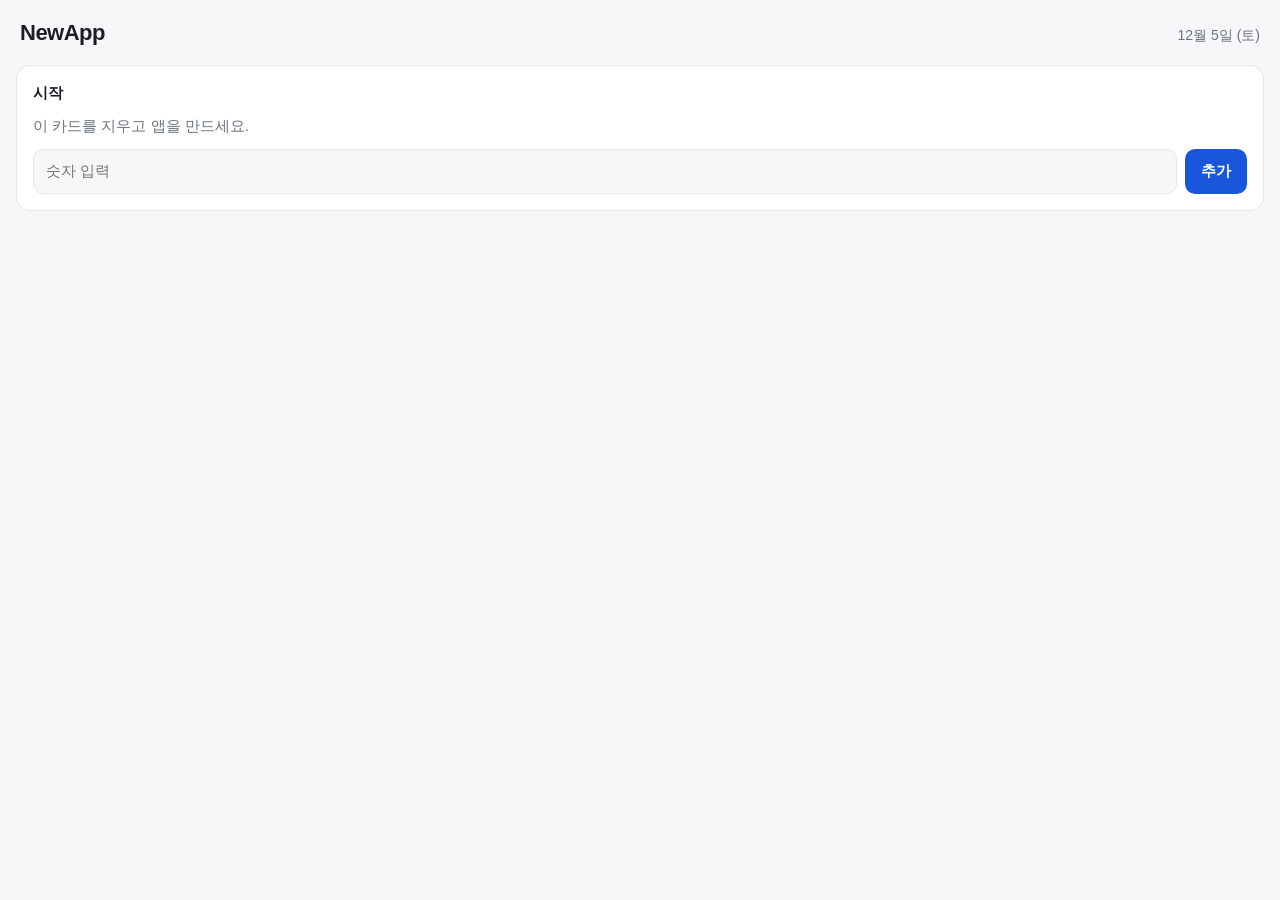
<file: _template/index.html>
<!DOCTYPE html>
<html lang="ko">
<head>
  <meta charset="UTF-8">
  <meta name="viewport" content="width=device-width, initial-scale=1.0, viewport-fit=cover">
  <title>NewApp</title>
  <meta name="theme-color" content="#1f2430">
  <link rel="manifest" href="./manifest.webmanifest">
  <link rel="apple-touch-icon" href="./icons/apple-touch-icon.png">
  <!-- ship both: the apple- prefixed form is deprecated and warns, but iOS still reads it -->
  <meta name="mobile-web-app-capable" content="yes">
  <meta name="apple-mobile-web-app-capable" content="yes">
  <meta name="apple-mobile-web-app-status-bar-style" content="black-translucent">
  <meta name="apple-mobile-web-app-title" content="NewApp">
  <link rel="stylesheet" href="./style.css">
</head>
<body>
  <header>
    <h1>NewApp</h1>
    <div id="today-date"></div>
  </header>

  <main>
    <section class="card">
      <div class="card-title">시작</div>
      <p class="muted">이 카드를 지우고 앱을 만드세요.</p>

      <!-- carrier for the known iOS flex fix — see style.css .custom-row -->
      <div class="custom-row">
        <input type="number" id="demo-input" inputmode="decimal" placeholder="숫자 입력">
        <button id="demo-add">추가</button>
      </div>
    </section>
  </main>

  <script src="./app.js"></script>
</body>
</html>
</file>
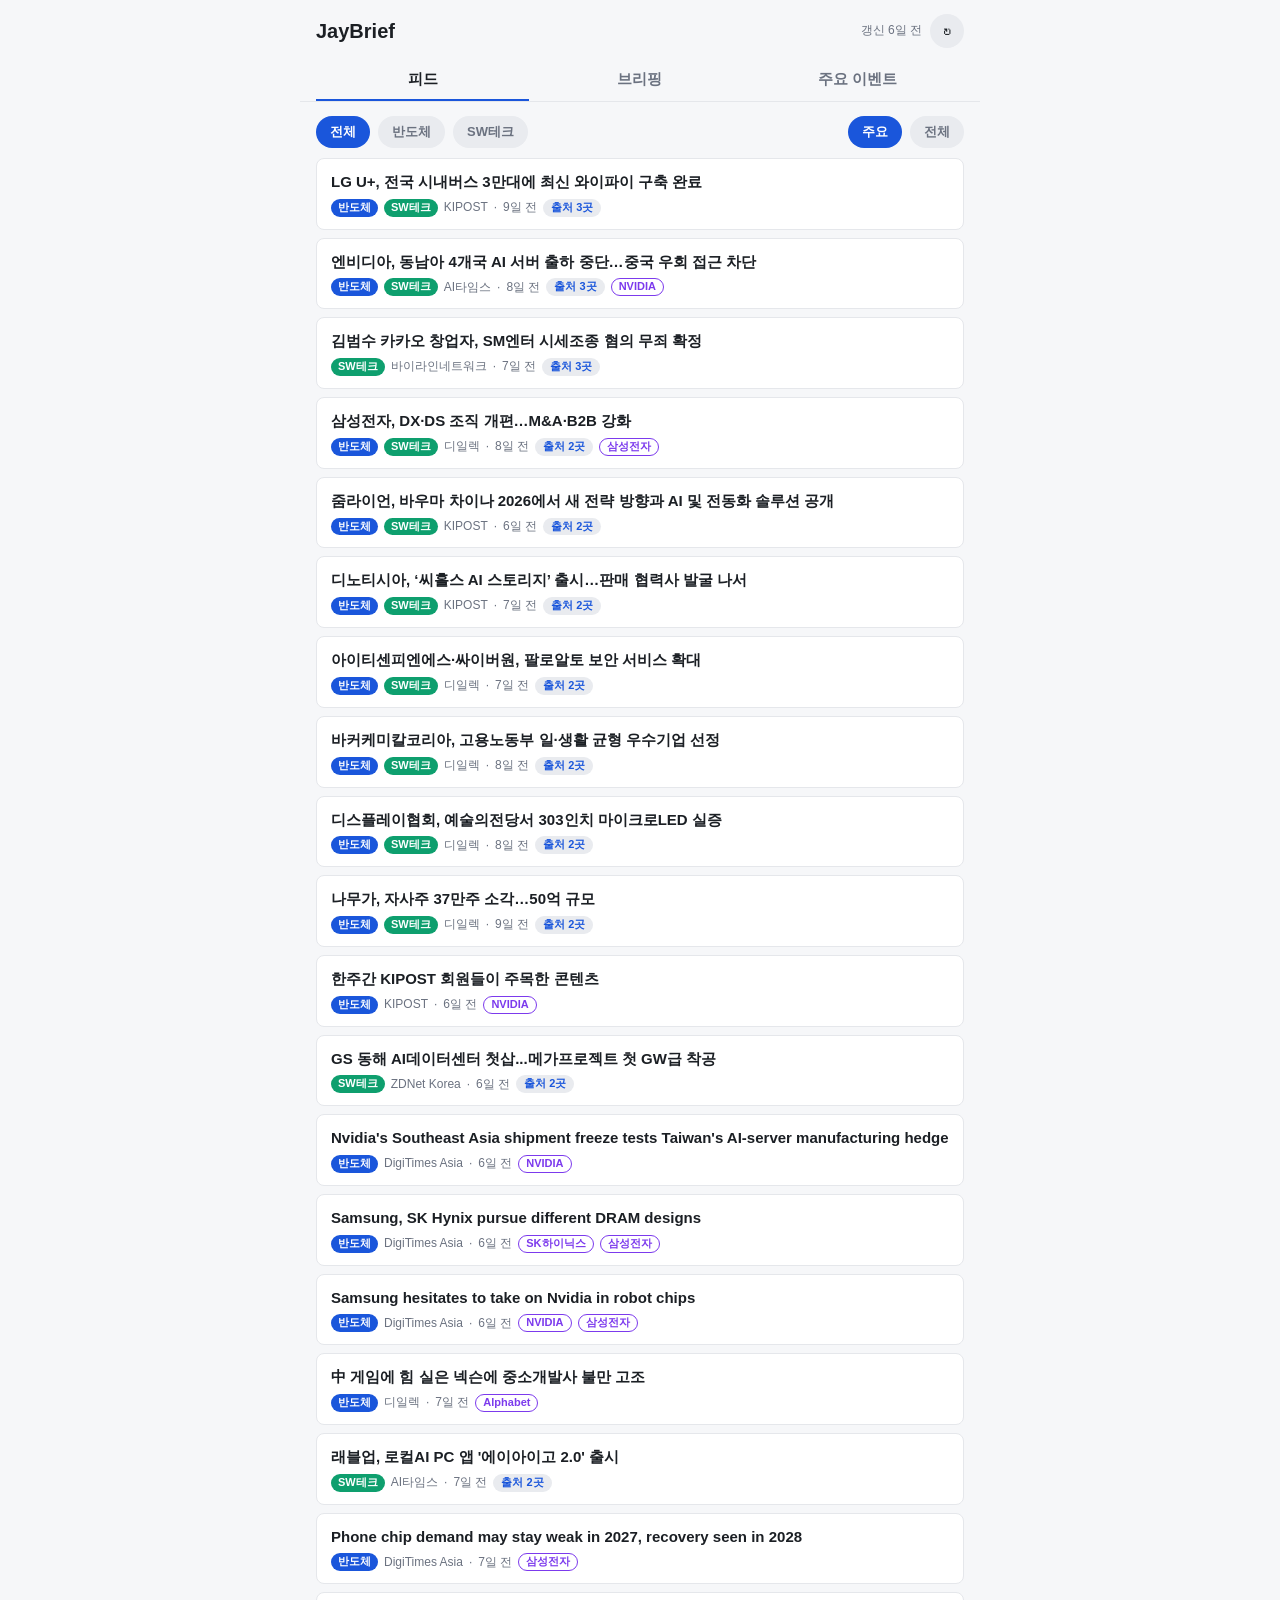
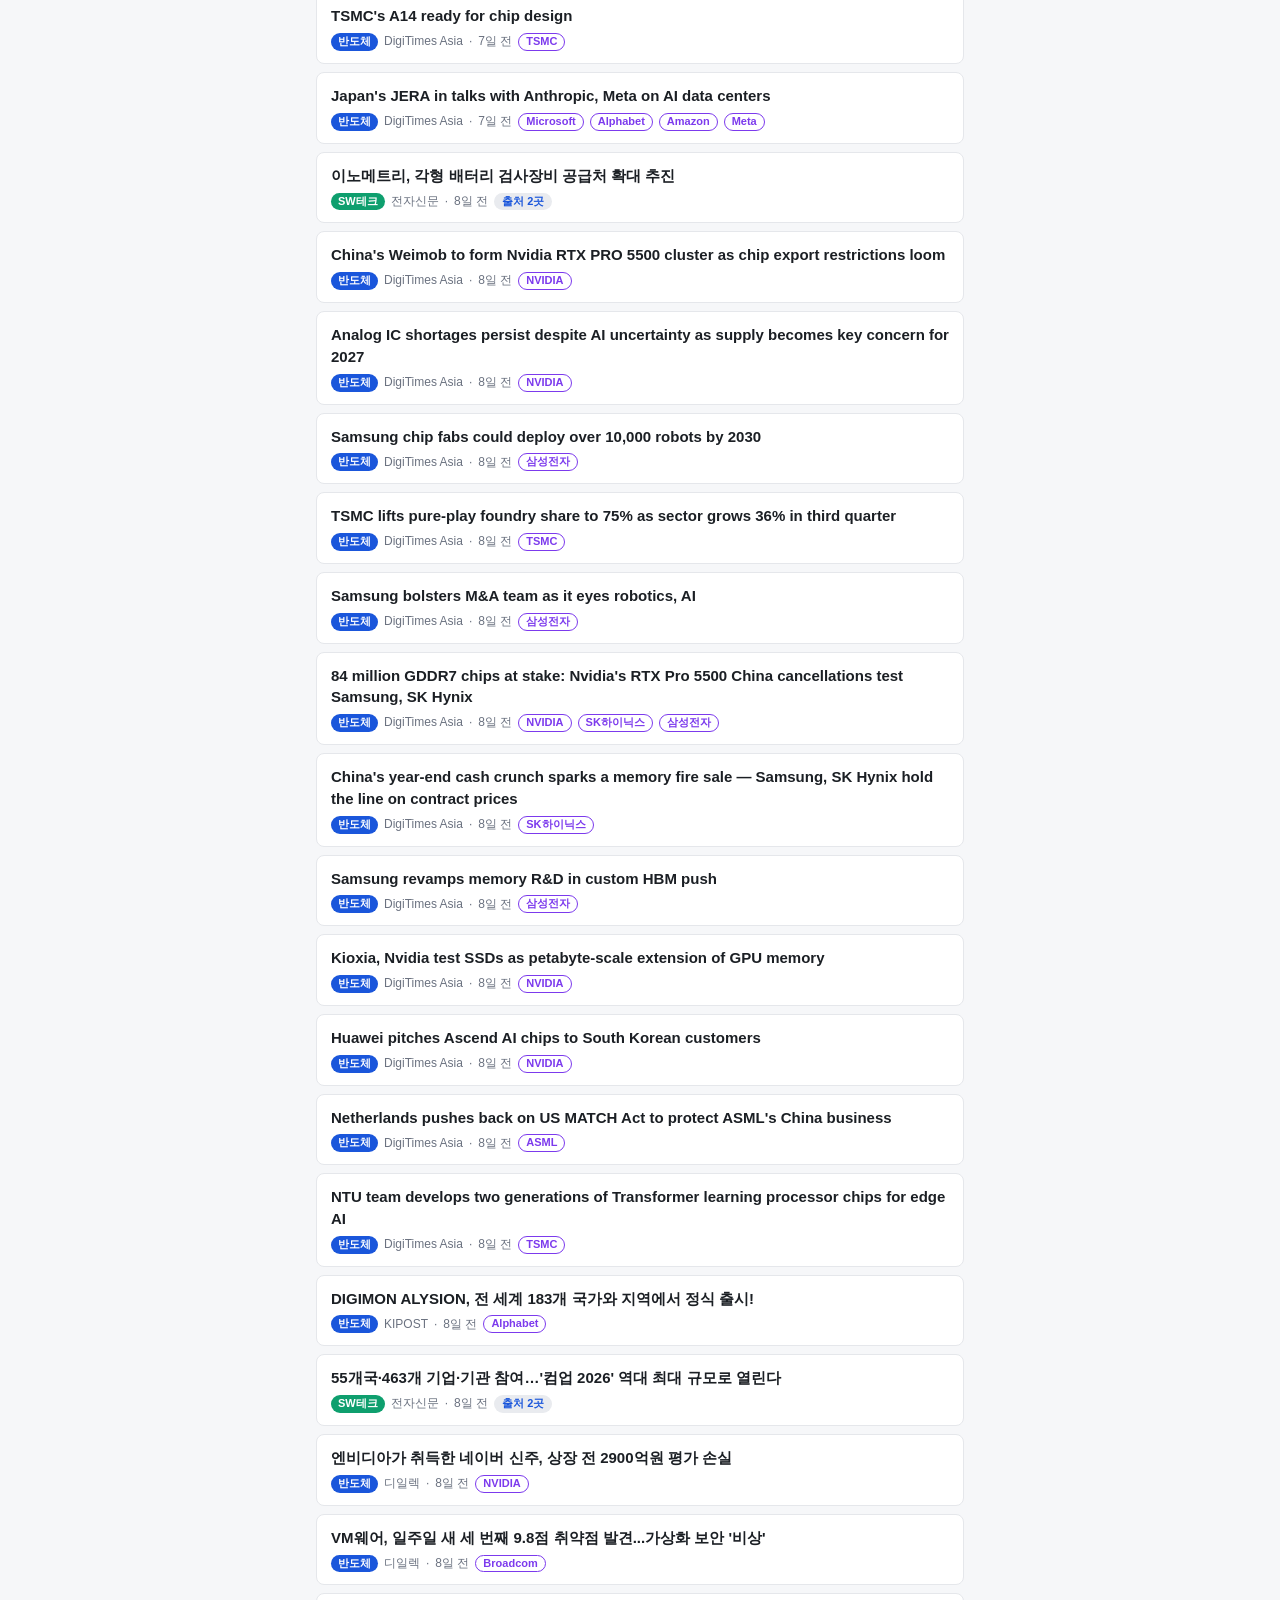
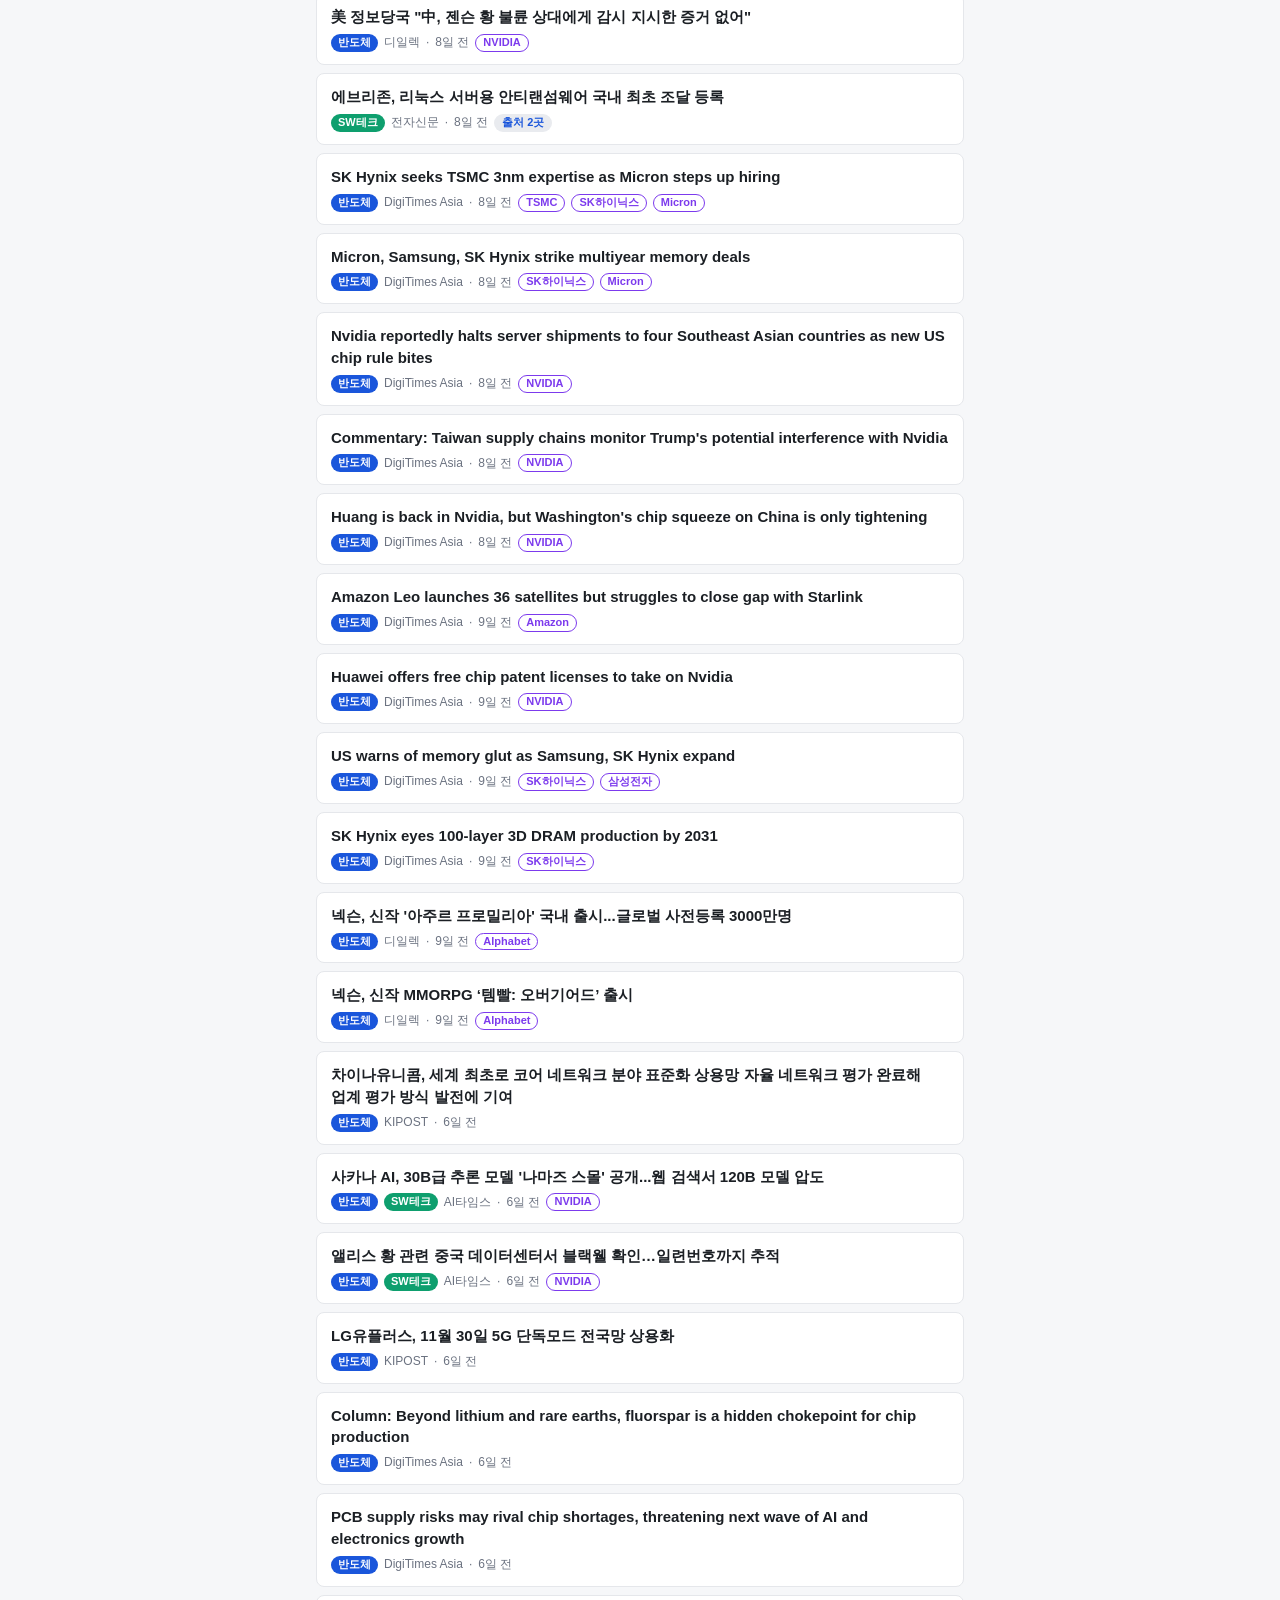
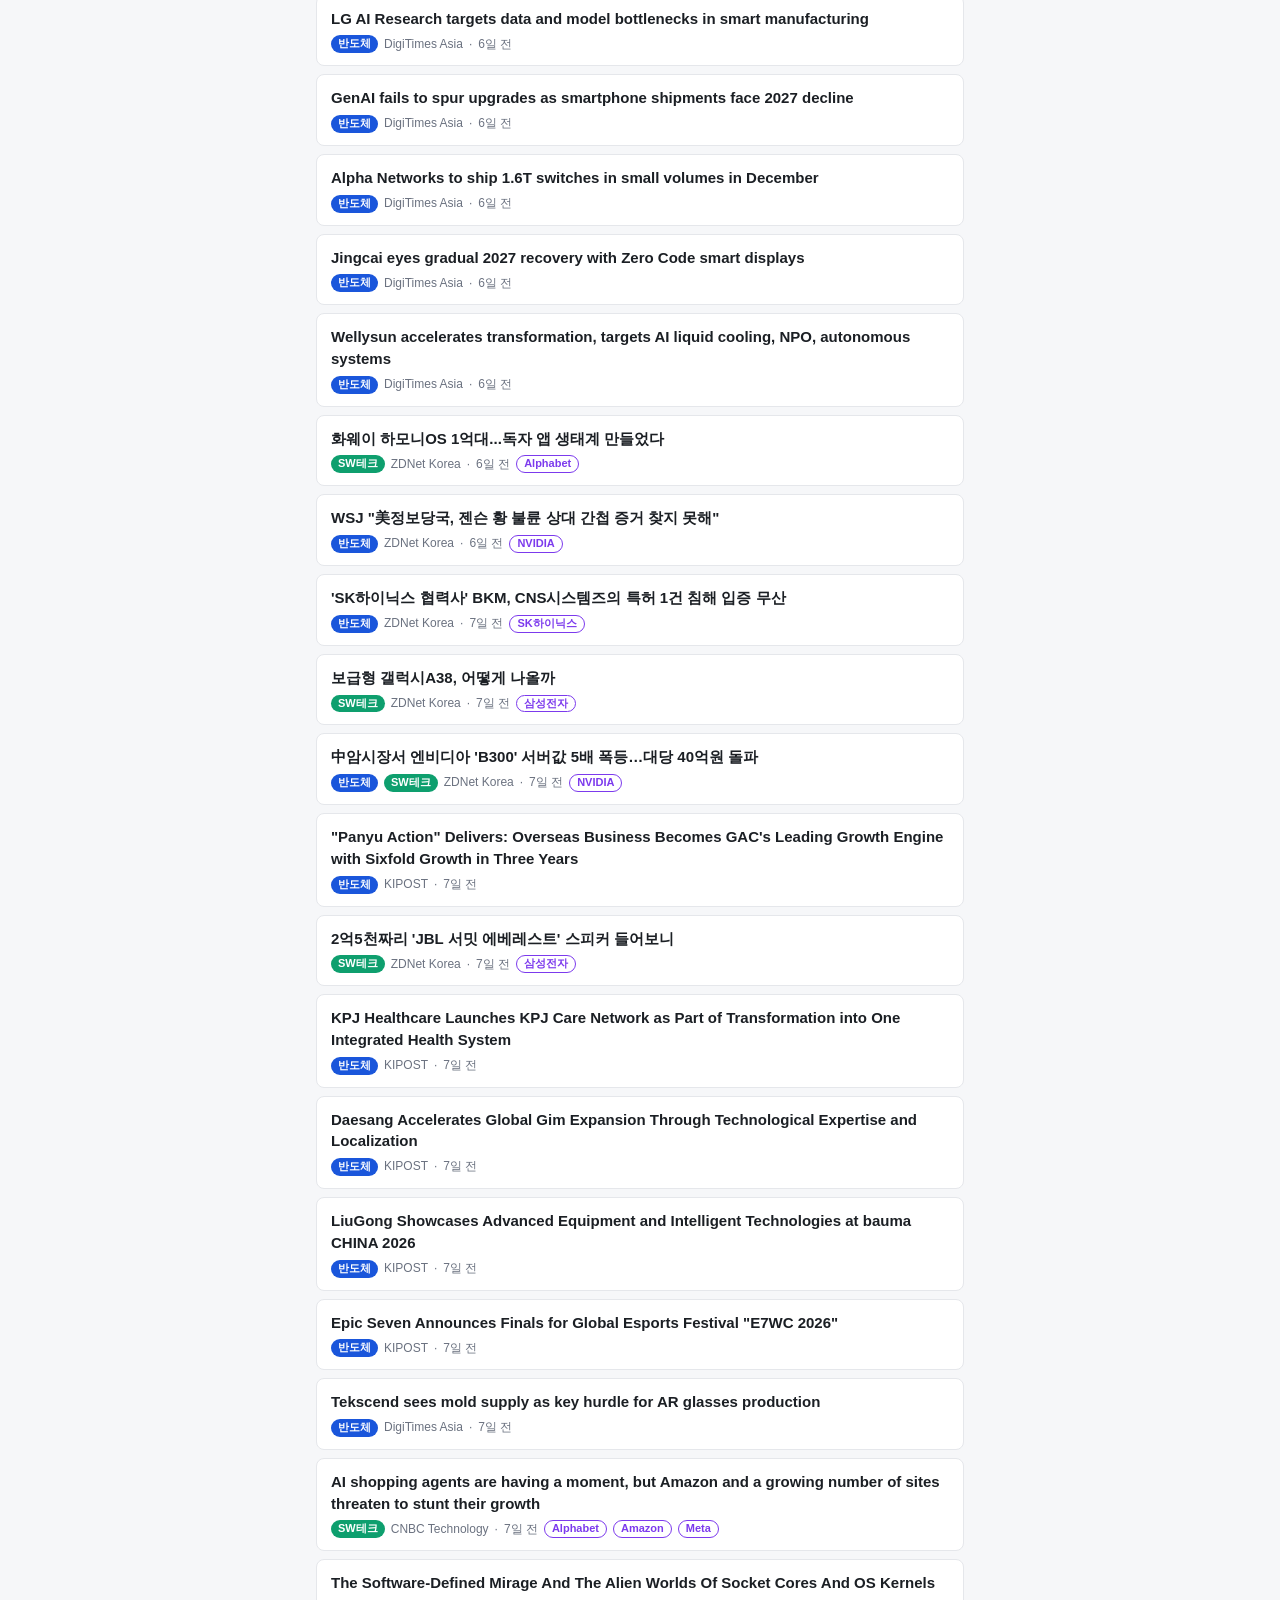
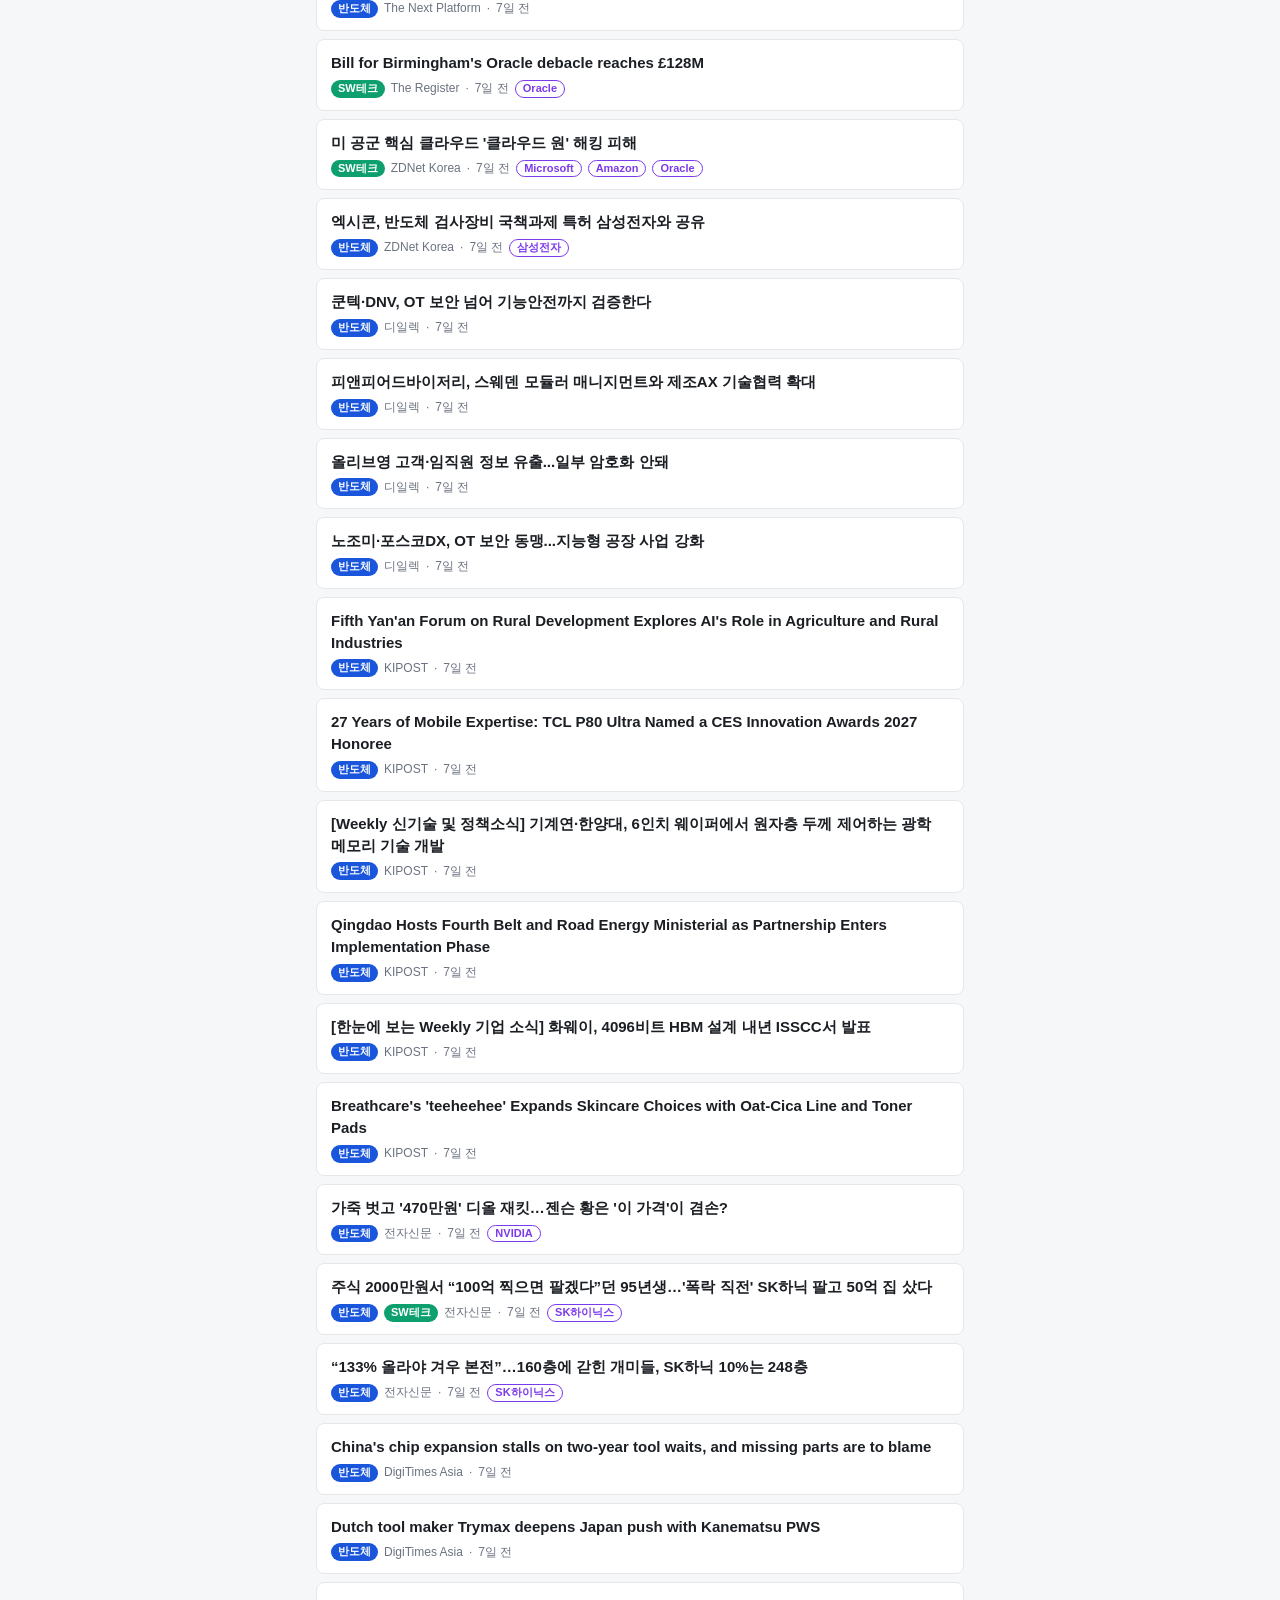
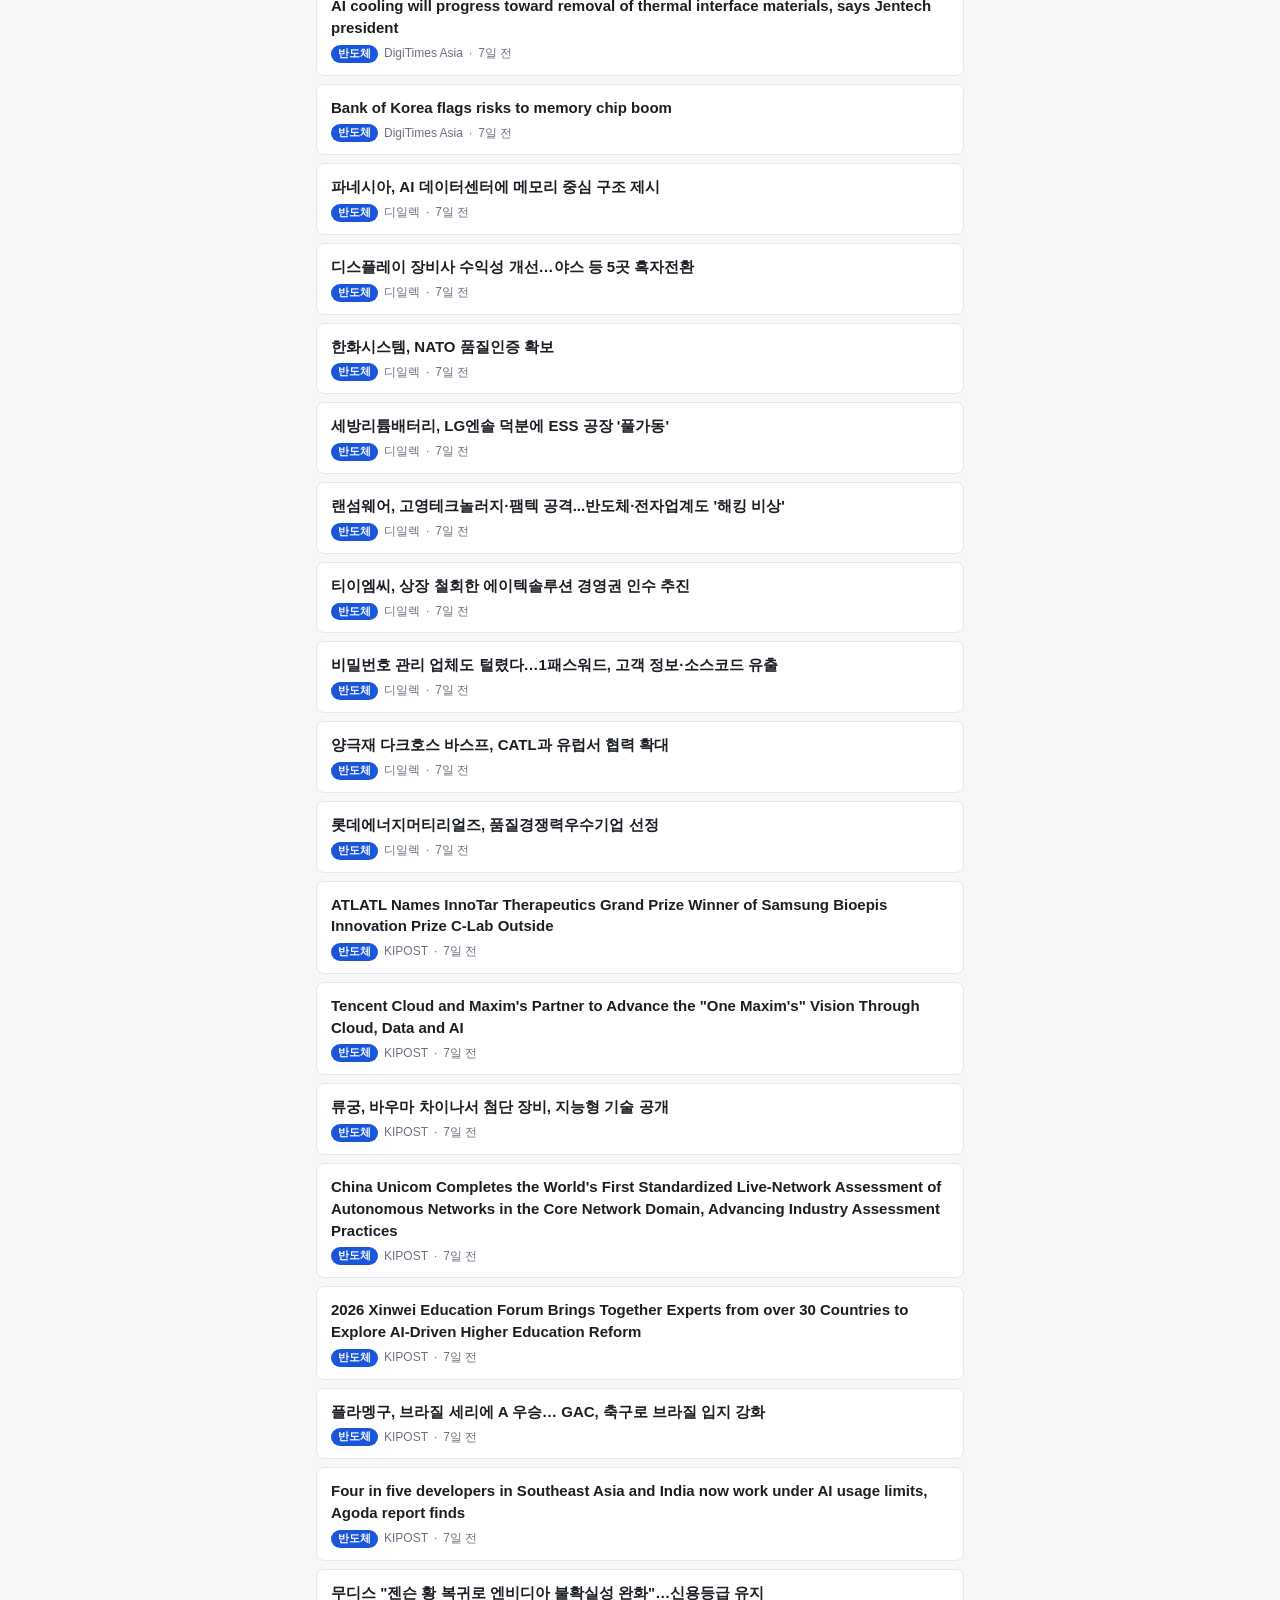
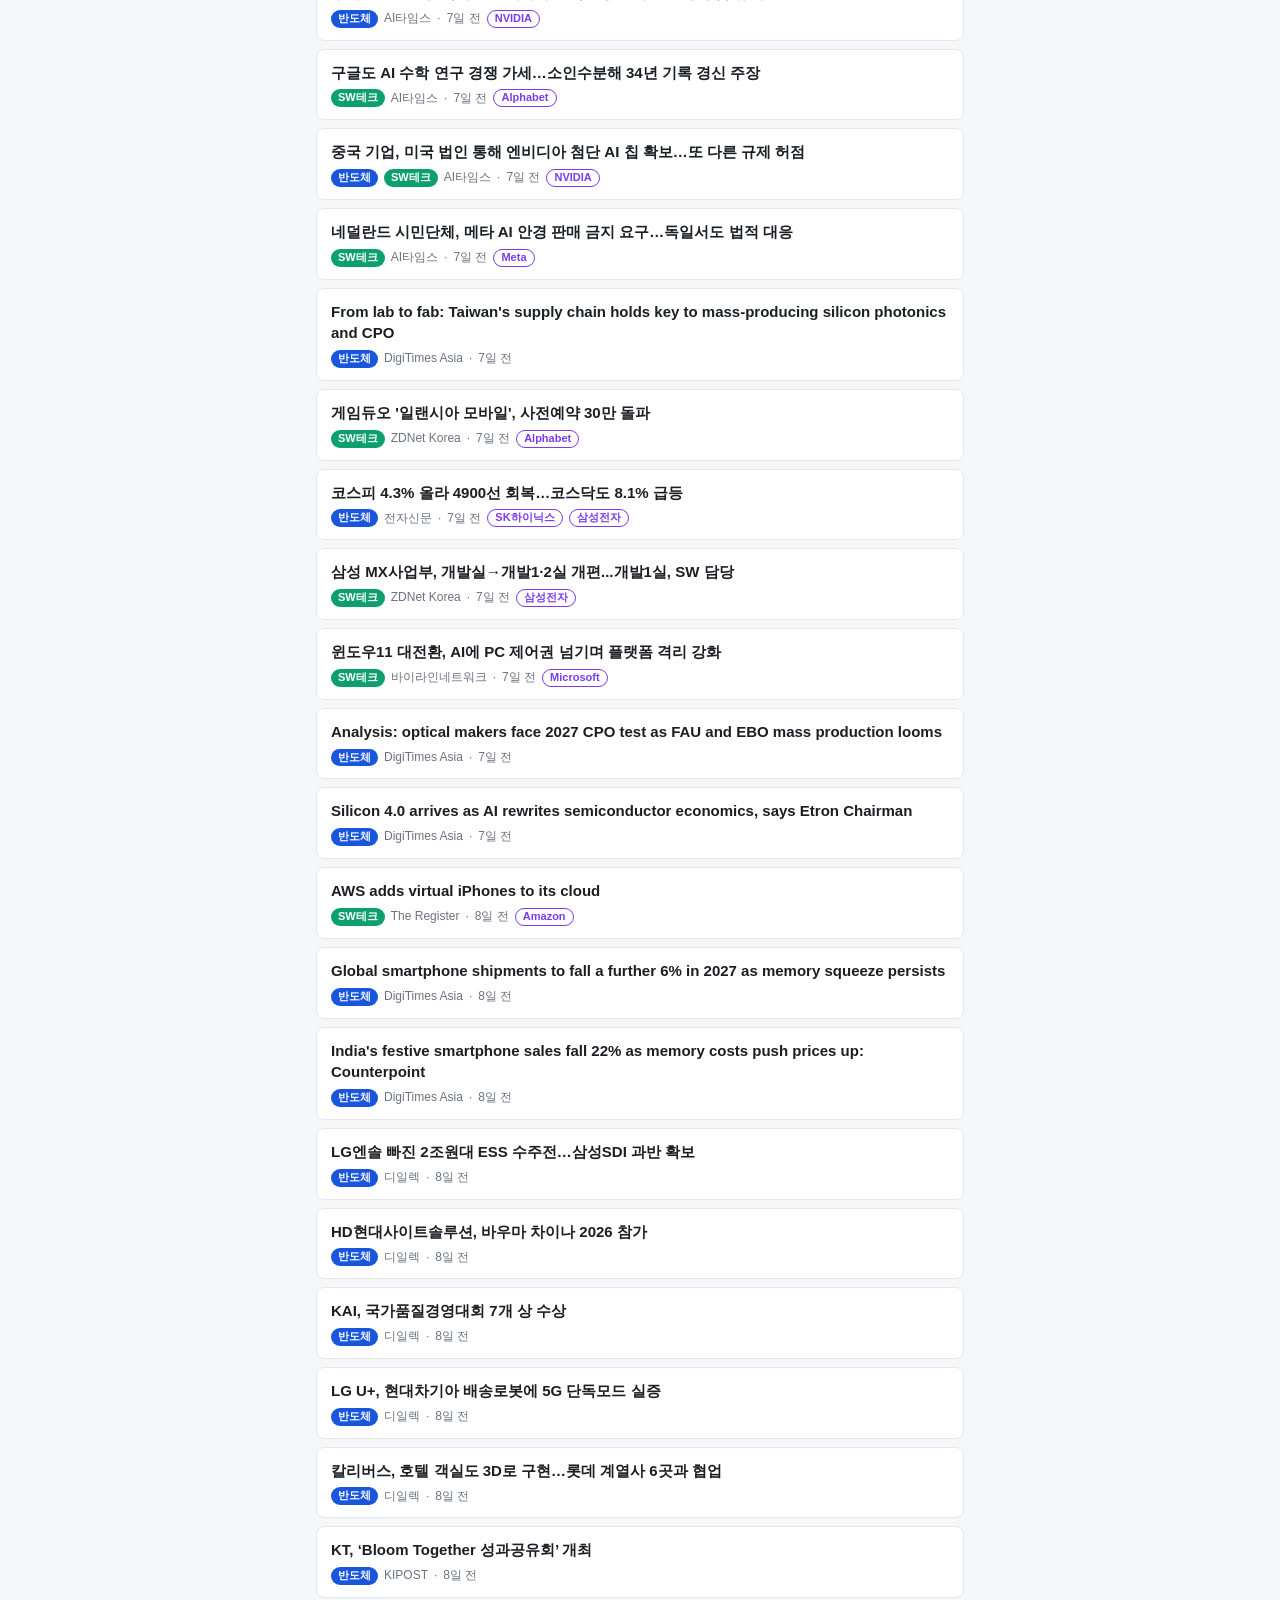
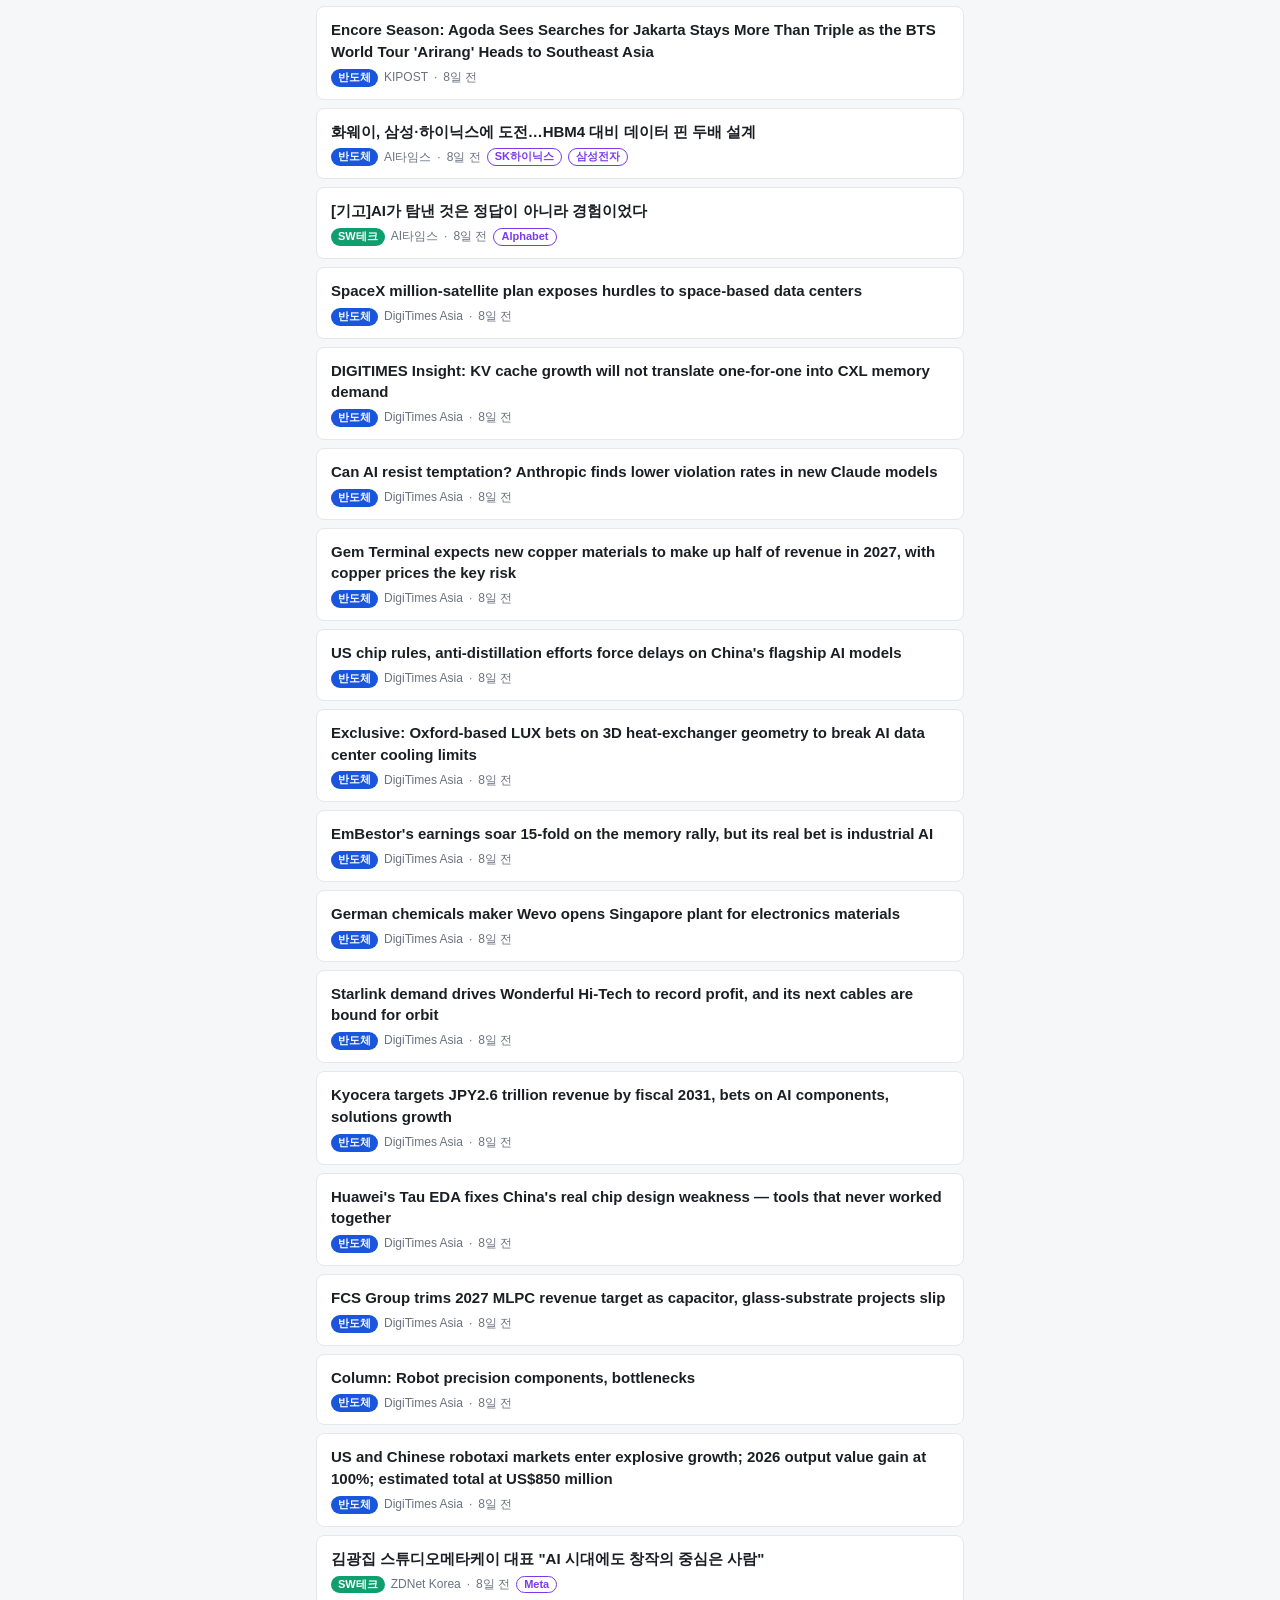
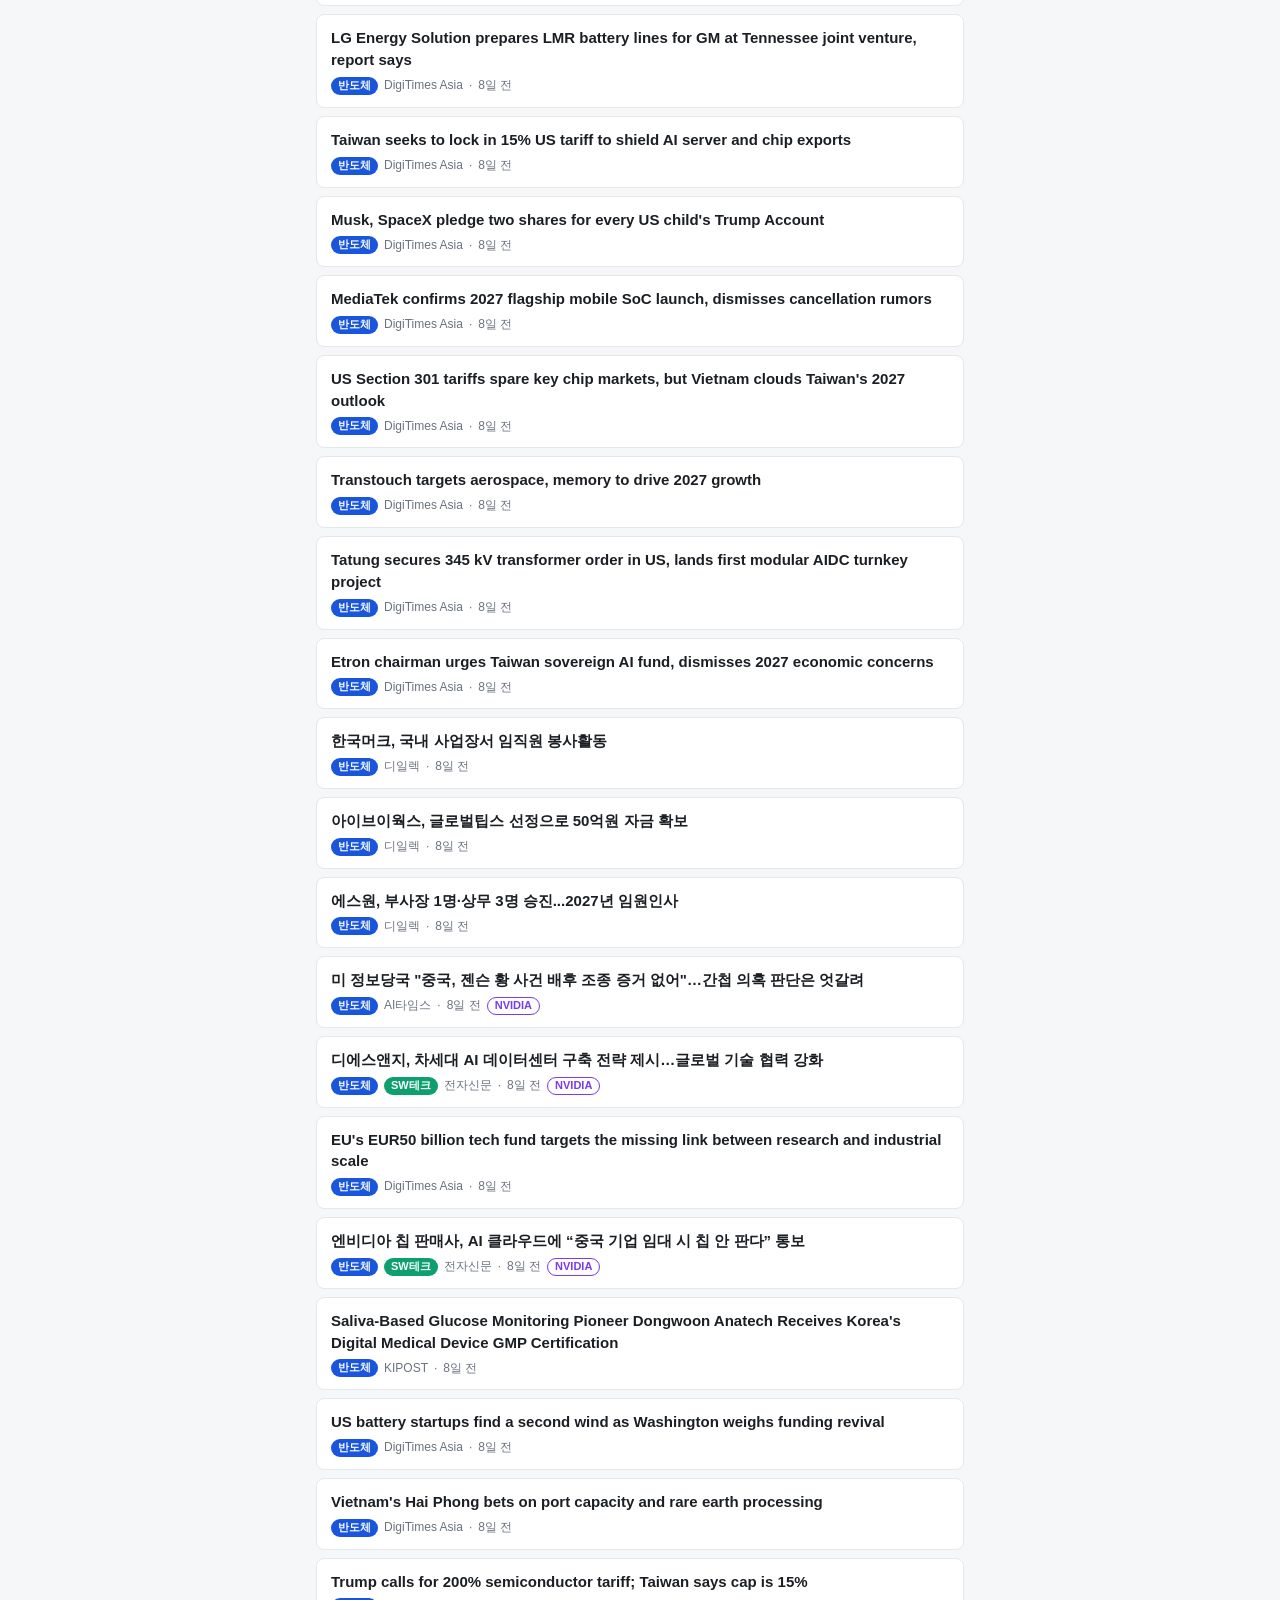
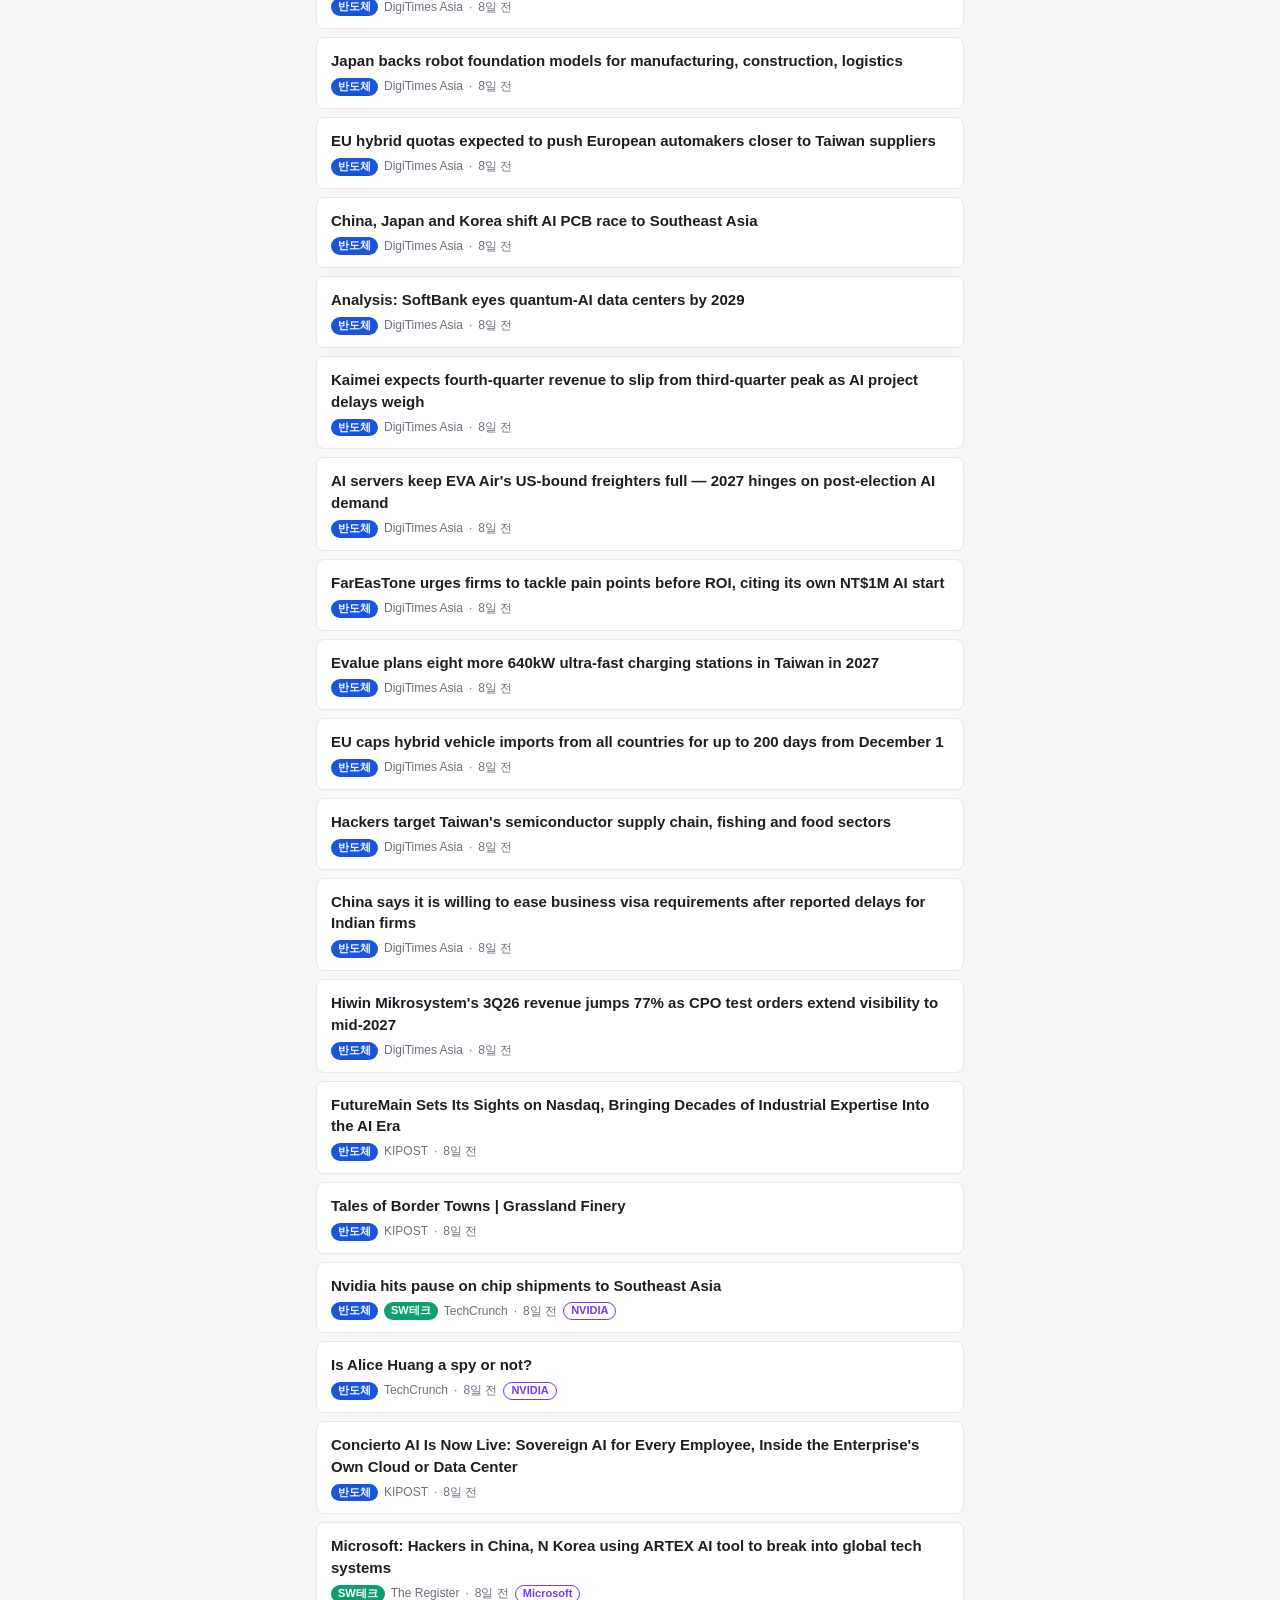
<file: jaybrief/index.html>
<!DOCTYPE html>
<html lang="ko">
<head>
  <meta charset="utf-8">
  <meta name="viewport" content="width=device-width, initial-scale=1, viewport-fit=cover">
  <title>JayBrief</title>
  <meta name="theme-color" media="(prefers-color-scheme: light)" content="#f6f7f9">
  <meta name="theme-color" media="(prefers-color-scheme: dark)" content="#111418">
  <meta name="apple-mobile-web-app-capable" content="yes">
  <meta name="mobile-web-app-capable" content="yes">
  <meta name="apple-mobile-web-app-status-bar-style" content="default">
  <link rel="manifest" href="./manifest.webmanifest">
  <link rel="apple-touch-icon" href="./icons/apple-touch-icon.png">
  <link rel="icon" href="./icons/icon-192.png">
  <link rel="stylesheet" href="./style.css">
</head>
<body>
  <header class="app-header">
    <h1 id="app-title">JayBrief</h1>
    <div class="header-right">
      <span id="freshness" class="freshness"></span>
      <button id="refresh-btn" class="icon-btn" aria-label="새로고침">&#8635;</button>
    </div>
  </header>

  <nav class="tabs" role="tablist">
    <button class="tab active" data-view="feed" role="tab" aria-selected="true">피드</button>
    <button class="tab" data-view="digest" role="tab" aria-selected="false">브리핑</button>
    <button class="tab" data-view="events" role="tab" aria-selected="false">주요 이벤트</button>
  </nav>

  <main>
    <section id="view-feed" class="view">
      <div class="chips-bar">
        <div class="chips" id="theme-chips">
          <button class="chip active" data-theme="all">전체</button>
          <button class="chip" data-theme="semi">반도체</button>
          <button class="chip" data-theme="sw">SW테크</button>
        </div>
        <div class="chips" id="rank-chips">
          <button class="chip" data-rank="top">주요</button>
          <button class="chip" data-rank="all">전체</button>
        </div>
      </div>
      <ul id="feed-list" class="feed-list"></ul>
      <p id="feed-empty" class="empty hidden">표시할 기사가 없습니다.</p>
    </section>

    <section id="view-digest" class="view hidden">
      <div class="digest-toolbar">
        <label for="digest-archive">브리핑 기록</label>
        <select id="digest-archive"></select>
      </div>
      <div id="digest-meta" class="digest-meta"></div>
      <div id="digest-body"></div>
      <p id="digest-empty" class="empty hidden">
        아직 생성된 브리핑이 없습니다.<br>
        GitHub repo에 <code>GEMINI_API_KEY</code> secret을 등록하면 매일 07:30 / 12:30 / 18:30 / 21:00에 생성됩니다.
      </p>
    </section>

    <section id="view-events" class="view hidden">
      <div class="calendar-toolbar">
        <button id="month-prev" class="calendar-nav" aria-label="이전 달">&lsaquo;</button>
        <h2 id="calendar-month"></h2>
        <button id="month-next" class="calendar-nav" aria-label="다음 달">&rsaquo;</button>
      </div>
      <div class="chips" id="event-chips">
        <button class="chip active" data-event-filter="all">전체</button>
        <button class="chip" data-event-filter="semi">반도체</button>
        <button class="chip" data-event-filter="sw">SW테크</button>
        <button class="chip" data-event-filter="macro">Macro</button>
      </div>
      <div class="calendar-weekdays" aria-hidden="true">
        <span>일</span><span>월</span><span>화</span><span>수</span><span>목</span><span>금</span><span>토</span>
      </div>
      <div id="calendar-grid" class="calendar-grid"></div>
      <div class="agenda-header">
        <h2 id="agenda-title">이번 달 일정</h2>
        <button id="agenda-reset" class="text-btn hidden">전체 보기</button>
      </div>
      <div id="event-agenda" class="event-agenda"></div>
      <p id="events-empty" class="empty hidden">해당 기간에 등록된 이벤트가 없습니다.</p>
    </section>
  </main>

  <script src="./app.js"></script>
</body>
</html>
</file>
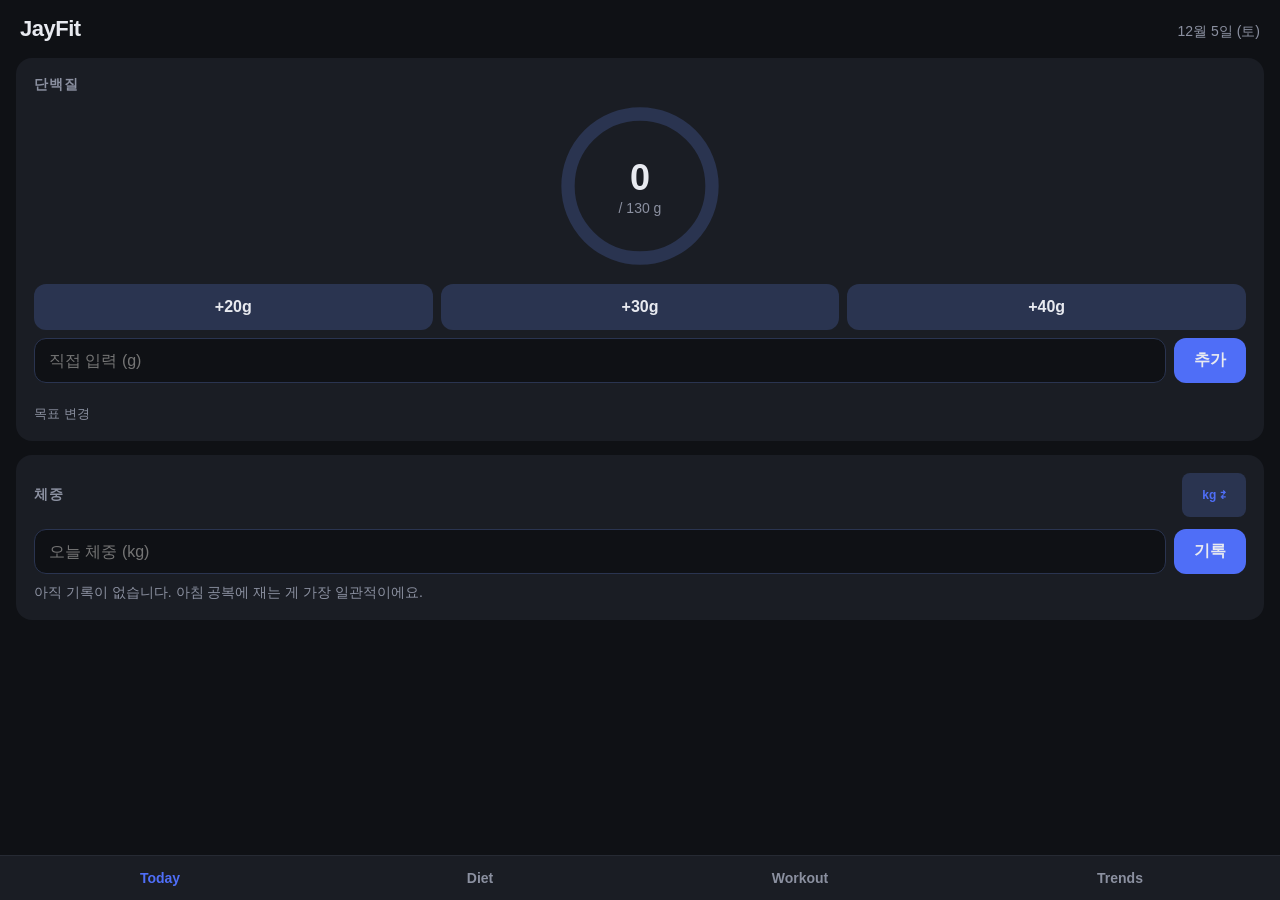
<file: jayfit/index.html>
<!DOCTYPE html>
<html lang="ko">
<head>
  <meta charset="UTF-8">
  <meta name="viewport" content="width=device-width, initial-scale=1.0, viewport-fit=cover">
  <title>JayFit</title>
  <meta name="theme-color" content="#0f1115">
  <link rel="manifest" href="./manifest.webmanifest">
  <link rel="apple-touch-icon" href="./icons/apple-touch-icon.png">
  <!-- ship both: the apple- prefixed form is deprecated and warns, but iOS still reads it -->
  <meta name="mobile-web-app-capable" content="yes">
  <meta name="apple-mobile-web-app-capable" content="yes">
  <meta name="apple-mobile-web-app-status-bar-style" content="black-translucent">
  <meta name="apple-mobile-web-app-title" content="JayFit">
  <link rel="stylesheet" href="./style.css">
</head>
<body>
  <header>
    <h1>JayFit</h1>
    <div id="today-date"></div>
  </header>

  <main>
    <!-- ===== Today ===== -->
    <div class="screen active" id="screen-today">
      <section class="card">
        <div class="card-title">단백질</div>
        <div class="ring-wrap">
          <svg viewBox="0 0 120 120" class="ring">
            <circle class="ring-bg" cx="60" cy="60" r="54"/>
            <circle class="ring-fg" id="protein-ring" cx="60" cy="60" r="54"/>
          </svg>
          <div class="ring-label">
            <div id="protein-total">0</div>
            <div class="ring-goal">/ <span id="protein-goal">130</span> g</div>
          </div>
        </div>
        <div class="preset-row">
          <button class="preset" data-grams="20">+20g</button>
          <button class="preset" data-grams="30">+30g</button>
          <button class="preset" data-grams="40">+40g</button>
        </div>
        <div class="custom-row">
          <input type="number" id="protein-input" inputmode="decimal" placeholder="직접 입력 (g)">
          <button id="protein-add">추가</button>
        </div>
        <ul id="protein-entries"></ul>
        <button class="link-btn" id="goal-edit">목표 변경</button>
      </section>

      <section class="card">
        <div class="card-title card-title-row">
          <span>체중</span>
          <button type="button" class="unit-toggle" data-unit-toggle title="kg/lb 단위 전환">kg</button>
        </div>
        <div class="custom-row">
          <input type="number" id="weight-input" inputmode="decimal" step="0.1"
            data-unit-input data-step-kg="0.1" data-step-lb="0.1" data-placeholder="오늘 체중"
            placeholder="오늘 체중 (kg)" aria-label="오늘 체중">
          <button id="weight-save">기록</button>
        </div>
        <div id="weight-latest" class="muted"></div>
      </section>
    </div>

    <!-- ===== Diet ===== -->
    <div class="screen" id="screen-nutrition">
      <section class="card">
        <div class="card-title">하루 식단 계획</div>
        <div class="nutrition-kcal">
          <strong id="nutrition-kcal-planned">0</strong>
          <span>/ <span id="nutrition-kcal-target">0</span> kcal</span>
        </div>
        <div class="muted center">계획한 음식 / 하루 목표</div>
        <div id="nutrition-macro-grid" class="nutrition-macro-grid"></div>
        <div id="nutrition-allocation-status" class="nutrition-allocation-status"></div>
        <details class="nutrition-daily-editor">
          <summary>하루 목표 변경</summary>
          <div class="nutrition-target-grid">
            <label>kcal<input type="number" id="nutrition-daily-kcal" inputmode="decimal" min="0"></label>
            <label>탄수화물 (g)<input type="number" id="nutrition-daily-carbs" inputmode="decimal" min="0"></label>
            <label>단백질 (g)<input type="number" id="nutrition-daily-protein" inputmode="decimal" min="0"></label>
            <label>지방 (g)<input type="number" id="nutrition-daily-fat" inputmode="decimal" min="0"></label>
            <label>식이섬유 (g)<input type="number" id="nutrition-daily-fiber" inputmode="decimal" min="0"></label>
          </div>
          <button type="button" class="nutrition-save-btn" id="nutrition-daily-save">하루 목표 저장</button>
        </details>
        <div class="nutrition-note">
          기본 음식값은 예시입니다. 실제 제품의 영양정보 label에 맞춰 수정하세요.
        </div>
      </section>

      <section class="card">
        <div class="card-title card-title-row">
          <span>끼니 계획</span>
          <span id="nutrition-slot-count">5끼</span>
        </div>
        <div id="nutrition-slot-tabs" class="nutrition-slot-tabs"></div>

        <div class="nutrition-section-title">
          <strong id="nutrition-slot-name"></strong>
          <button type="button" class="link-btn nutrition-inline-btn" id="nutrition-slot-rename">이름 변경</button>
        </div>

        <div class="nutrition-target-grid">
          <label>kcal<input type="number" id="nutrition-target-kcal" inputmode="decimal" min="0"></label>
          <label>탄수화물 (g)<input type="number" id="nutrition-target-carbs" inputmode="decimal" min="0"></label>
          <label>단백질 (g)<input type="number" id="nutrition-target-protein" inputmode="decimal" min="0"></label>
          <label>지방 (g)<input type="number" id="nutrition-target-fat" inputmode="decimal" min="0"></label>
          <label>식이섬유 (g)<input type="number" id="nutrition-target-fiber" inputmode="decimal" min="0"></label>
        </div>
        <button type="button" class="nutrition-save-btn" id="nutrition-target-save">끼니 목표 저장</button>

        <div class="nutrition-section-title nutrition-plan-heading">
          <strong>계획 음식</strong>
          <span id="nutrition-slot-planned" class="muted"></span>
        </div>
        <ul id="nutrition-planned-items" class="nutrition-plan-list"></ul>

        <div class="nutrition-section-title"><strong>음식 추가</strong></div>
        <div id="nutrition-food-catalog" class="nutrition-food-grid"></div>

        <div class="nutrition-slot-actions">
          <button type="button" id="nutrition-slot-split">끼니 나누기</button>
          <button type="button" id="nutrition-slot-merge">인접 끼니와 합치기</button>
        </div>
        <div class="muted">끼니는 3~6개로 조절할 수 있습니다. 나누기·합치기는 하루 목표 총량을 보존합니다.</div>
      </section>

      <section class="card">
        <details class="nutrition-manager">
          <summary>음식 목록 관리</summary>
          <div class="muted">조리 전/후, 물기 제거 여부와 제품명을 1회분에 함께 적어주세요.</div>
          <div class="nutrition-food-form">
            <label>음식명<input type="text" id="nutrition-food-name" maxlength="40" placeholder="예: 즉석밥"></label>
            <label>1회분<input type="text" id="nutrition-food-serving" maxlength="40" placeholder="예: 140g (조리 후)"></label>
            <label>kcal<input type="number" id="nutrition-food-kcal" inputmode="decimal" min="0"></label>
            <label>탄수화물 (g)<input type="number" id="nutrition-food-carbs" inputmode="decimal" min="0"></label>
            <label>단백질 (g)<input type="number" id="nutrition-food-protein" inputmode="decimal" min="0"></label>
            <label>지방 (g)<input type="number" id="nutrition-food-fat" inputmode="decimal" min="0"></label>
            <label>식이섬유 (g)<input type="number" id="nutrition-food-fiber" inputmode="decimal" min="0"></label>
          </div>
          <div class="nutrition-form-actions">
            <button type="button" id="nutrition-food-save">음식 추가</button>
            <button type="button" id="nutrition-food-cancel" hidden>취소</button>
          </div>
          <ul id="nutrition-food-list" class="nutrition-food-list"></ul>
        </details>
      </section>
    </div>

    <!-- ===== Workout ===== -->
    <div class="screen" id="screen-workout">
      <section class="card">
        <div class="card-title card-title-row">
          <span>운동</span>
          <button type="button" class="unit-toggle" data-unit-toggle title="kg/lb 단위 전환">kg</button>
        </div>

        <div id="workout-idle">
          <button class="big-btn" id="workout-start">운동 시작</button>
          <div class="muted center" id="workout-idle-hint">시작을 누르면 세션 타이머가 돌아갑니다.</div>
        </div>

        <div id="workout-active" hidden>
          <div class="session-timer" id="session-timer">00:00</div>
          <div class="rest-banner" id="rest-banner" hidden>
            휴식 <span id="rest-remain">01:30</span> <span class="rest-skip">(탭해서 건너뛰기)</span>
          </div>

          <input list="exercise-list" id="exercise-input" class="exercise-input" placeholder="종목 (예: 벤치프레스)">
          <datalist id="exercise-list"></datalist>

          <div class="set-controls">
            <div class="stepper">
              <label class="stepper-label" for="set-weight">무게 (<span data-weight-unit>kg</span>)</label>
              <div class="stepper-row">
                <button type="button" class="stepper-btn" data-step-target="set-weight" data-step-direction="-1" aria-label="무게 한 단계 줄이기">−</button>
                <input type="number" id="set-weight" inputmode="decimal" min="0" step="2.5"
                  data-unit-input data-step-kg="2.5" data-step-lb="5" data-placeholder="무게" placeholder="무게 (kg)">
                <button type="button" class="stepper-btn" data-step-target="set-weight" data-step-direction="1" aria-label="무게 한 단계 늘리기">+</button>
              </div>
            </div>
            <div class="stepper">
              <label class="stepper-label" for="set-reps">횟수</label>
              <div class="stepper-row">
                <button type="button" class="stepper-btn" data-step-target="set-reps" data-step-direction="-1" aria-label="횟수 1회 줄이기">−</button>
                <input type="number" id="set-reps" inputmode="numeric" min="1" step="1" placeholder="reps">
                <button type="button" class="stepper-btn" data-step-target="set-reps" data-step-direction="1" aria-label="횟수 1회 늘리기">+</button>
              </div>
            </div>
          </div>
          <button class="big-btn set-add-btn" id="set-add">세트 기록</button>

          <div id="session-sets"></div>

          <div class="row-2">
            <button class="link-btn" id="rest-edit">휴식 시간 변경</button>
            <button class="danger-btn" id="workout-end">운동 종료</button>
          </div>
        </div>

        <div id="workout-summary" hidden>
          <div class="summary-title">오늘 운동 완료 💪</div>
          <div id="summary-body"></div>
          <button class="big-btn" id="summary-ok">확인</button>
        </div>
      </section>
    </div>

    <!-- ===== Trends ===== -->
    <div class="screen" id="screen-trends">
      <section class="card">
        <div class="card-title">체중 추세</div>
        <div class="chart-wrap"><canvas id="chart-weight"></canvas></div>
        <div class="muted" id="weight-empty" hidden>체중을 2회 이상 기록하면 그래프가 나타납니다.</div>
      </section>

      <section class="card">
        <div class="card-title">단백질 (최근 14일)</div>
        <div class="chart-wrap"><canvas id="chart-protein"></canvas></div>
      </section>

      <section class="card">
        <div class="card-title">주간 볼륨 (무게 × reps)</div>
        <div class="chart-wrap"><canvas id="chart-volume"></canvas></div>
        <div class="muted" id="volume-empty" hidden>운동 세트를 기록하면 그래프가 나타납니다.</div>
      </section>

      <section class="card">
        <div class="card-title">종목별 최고 기록</div>
        <ul id="pr-list" class="plain-list"></ul>
      </section>

      <section class="card">
        <div class="card-title">운동 기록</div>
        <ul id="session-history" class="plain-list"></ul>
      </section>

      <section class="card">
        <div class="card-title">데이터</div>
        <div class="row-2">
          <button id="data-export">JSON 내보내기</button>
          <button id="data-import-btn">가져오기</button>
        </div>
        <input type="file" id="data-import-file" accept=".json,application/json" hidden>
        <div class="muted">모든 기록은 이 기기 안에만 저장됩니다. 가끔 내보내기로 백업하세요.</div>
      </section>
    </div>
  </main>

  <nav class="tabbar">
    <button class="tab active" data-screen="screen-today">Today</button>
    <button class="tab" data-screen="screen-nutrition">Diet</button>
    <button class="tab" data-screen="screen-workout">Workout</button>
    <button class="tab" data-screen="screen-trends">Trends</button>
  </nav>

  <script src="./vendor/chart.umd.min.js"></script>
  <script src="./db.js"></script>
  <script src="./units.js"></script>
  <script src="./today.js"></script>
  <script src="./nutrition.js"></script>
  <script src="./workout.js"></script>
  <script src="./trends.js"></script>
  <script src="./data.js"></script>
  <script src="./app.js"></script>
</body>
</html>
</file>
<file: _template/style.css>
:root {
  --bg: #f6f7f9;
  --card: #ffffff;
  --text: #1b1f24;
  --muted: #6b7280;
  --accent: #1a56db;
  --border: #e5e7eb;
  --radius: 14px;
}
@media (prefers-color-scheme: dark) {
  :root {
    --bg: #111418;
    --card: #1a1f26;
    --text: #e5e7eb;
    --muted: #8b93a1;
    --accent: #5b8def;
    --border: #2a3038;
  }
}

/* min-width:0 everywhere is what lets flex children actually shrink on iOS WebKit */
* { margin: 0; padding: 0; box-sizing: border-box; min-width: 0; }
html { -webkit-text-size-adjust: 100%; }

body {
  background: var(--bg);
  color: var(--text);
  font-family: -apple-system, BlinkMacSystemFont, "Apple SD Gothic Neo", "Pretendard",
    "Segoe UI", "Malgun Gothic", sans-serif;
  font-size: 15px;
  line-height: 1.5;
  min-height: 100vh;
  overflow-x: hidden;
}

header {
  display: flex;
  align-items: baseline;
  justify-content: space-between;
  gap: 12px;
  padding: calc(16px + env(safe-area-inset-top)) 20px 8px;
}
header h1 { font-size: 22px; font-weight: 800; letter-spacing: -0.5px; }
#today-date { color: var(--muted); font-size: 14px; }

main { padding: 8px 16px calc(16px + env(safe-area-inset-bottom)); display: grid; gap: 14px; }

.card {
  background: var(--card);
  border: 1px solid var(--border);
  border-radius: var(--radius);
  padding: 16px;
}
.card-title { font-weight: 700; margin-bottom: 10px; }
.muted { color: var(--muted); }

/* iOS WebKit gives input[type=number] an intrinsic min-width that defeats flex
   shrinking, so the row overflows the viewport. width/flex-basis 0 is the fix. */
.custom-row { display: flex; gap: 8px; margin-top: 12px; }
.custom-row input {
  flex: 1 1 0;
  width: 0;
  min-width: 0;
  padding: 10px 12px;
  font: inherit;
  color: var(--text);
  background: var(--bg);
  border: 1px solid var(--border);
  border-radius: 10px;
}
.custom-row button {
  flex: 0 0 auto;
  padding: 10px 16px;
  font: inherit;
  font-weight: 600;
  color: #fff;
  background: var(--accent);
  border: 0;
  border-radius: 10px;
}
</file>
<file: jaybrief/style.css>
:root {
  --bg: #f6f7f9;
  --card: #ffffff;
  --text: #1b1f24;
  --text-dim: #6b7280;
  --accent: #1a56db;
  --border: #e5e7eb;
  --chip-bg: #e9ebef;
  --badge-semi: #1a56db;
  --badge-sw: #0e9f6e;
  --impact-positive: #047857;
  --impact-negative: #b91c1c;
  --impact-mixed: #a16207;
  --company: #7c3aed;
}
@media (prefers-color-scheme: dark) {
  :root {
    --bg: #111418;
    --card: #1a1f26;
    --text: #e5e7eb;
    --text-dim: #8b93a1;
    --accent: #5b8def;
    --border: #2a3038;
    --chip-bg: #232932;
    --badge-semi: #5b8def;
    --badge-sw: #34d399;
    --impact-positive: #34d399;
    --impact-negative: #f87171;
    --impact-mixed: #fbbf24;
    --company: #b4a1fb;
  }
}

* { box-sizing: border-box; min-width: 0; }
html, body { margin: 0; padding: 0; }
body {
  background: var(--bg);
  color: var(--text);
  font-family: -apple-system, BlinkMacSystemFont, "Apple SD Gothic Neo", "Pretendard", "Segoe UI", "Malgun Gothic", sans-serif;
  font-size: 15px;
  line-height: 1.45;
  max-width: 680px;
  margin: 0 auto;
  padding: env(safe-area-inset-top) env(safe-area-inset-right) env(safe-area-inset-bottom) env(safe-area-inset-left);
  overflow-x: hidden;
}

.app-header {
  display: flex;
  align-items: center;
  justify-content: space-between;
  padding: 14px 16px 6px;
}
.app-header h1 { font-size: 20px; margin: 0; letter-spacing: 0; }
.header-right { display: flex; align-items: center; gap: 8px; }
.freshness { font-size: 12px; color: var(--text-dim); }
.icon-btn {
  border: none;
  background: var(--chip-bg);
  color: var(--text);
  border-radius: 50%;
  width: 34px;
  height: 34px;
  font-size: 17px;
  cursor: pointer;
}
.icon-btn:active { opacity: 0.6; }
.icon-btn.spin { animation: spin 0.8s linear infinite; }
@keyframes spin { to { transform: rotate(360deg); } }

.tabs {
  display: flex;
  gap: 4px;
  padding: 6px 16px 0;
  border-bottom: 1px solid var(--border);
}
.tab {
  flex: 1;
  border: none;
  background: none;
  color: var(--text-dim);
  font-size: 15px;
  font-weight: 600;
  padding: 10px 0;
  cursor: pointer;
  border-bottom: 2px solid transparent;
}
.tab.active { color: var(--text); border-bottom-color: var(--accent); }

.view { padding: 10px 16px 40px; }
.hidden { display: none !important; }
.empty { color: var(--text-dim); text-align: center; padding: 48px 16px; }

.chips { display: flex; gap: 8px; padding: 4px 0 10px; }
.chip {
  border: none;
  background: var(--chip-bg);
  color: var(--text-dim);
  font-size: 13px;
  font-weight: 600;
  padding: 7px 14px;
  border-radius: 999px;
  cursor: pointer;
}
.chip.active { background: var(--accent); color: #fff; }

.chips-bar { display: flex; justify-content: space-between; align-items: flex-start; flex-wrap: wrap; column-gap: 8px; }

.feed-list { list-style: none; margin: 0; padding: 0; }
.feed-item {
  background: var(--card);
  border: 1px solid var(--border);
  border-radius: 8px;
  margin-bottom: 8px;
}
.feed-item a {
  display: block;
  padding: 12px 14px;
  color: inherit;
  text-decoration: none;
}
.feed-item.read { opacity: 0.55; }
.feed-title { font-weight: 600; margin: 0 0 6px; word-break: keep-all; overflow-wrap: anywhere; }
.feed-meta {
  display: flex;
  align-items: center;
  gap: 6px;
  font-size: 12px;
  color: var(--text-dim);
  flex-wrap: wrap;
}
.badge {
  font-size: 11px;
  font-weight: 700;
  padding: 1px 7px;
  border-radius: 999px;
  color: #fff;
}
.badge.semi { background: var(--badge-semi); }
.badge.sw { background: var(--badge-sw); }
.src-count {
  font-size: 11px;
  font-weight: 700;
  color: var(--accent);
  background: var(--chip-bg);
  padding: 1px 8px;
  border-radius: 999px;
  cursor: pointer;
}
.company-chip {
  font-size: 11px;
  font-weight: 600;
  color: var(--company);
  border: 1px solid var(--company);
  padding: 0 7px;
  border-radius: 999px;
}
.feed-sources {
  display: flex;
  flex-wrap: wrap;
  gap: 6px;
  padding: 0 14px 12px;
}
.feed-sources a {
  font-size: 12px;
  color: var(--accent);
  background: var(--chip-bg);
  padding: 3px 10px;
  border-radius: 999px;
  text-decoration: none;
  max-width: 100%;
  overflow: hidden;
  text-overflow: ellipsis;
  white-space: nowrap;
}

.digest-toolbar { display: flex; align-items: center; justify-content: flex-end; gap: 8px; padding: 2px 0 4px; }
.digest-toolbar label { color: var(--text-dim); font-size: 12px; }
.digest-toolbar select {
  max-width: 180px;
  border: 1px solid var(--border);
  border-radius: 4px;
  background: var(--card);
  color: var(--text);
  padding: 5px 7px;
  font-size: 12px;
}
.digest-meta { font-size: 13px; color: var(--text-dim); padding: 6px 0 12px; }
.digest-theme { margin-bottom: 22px; }
.digest-theme h2 {
  font-size: 17px;
  margin: 0 0 8px;
  padding-bottom: 6px;
  border-bottom: 2px solid var(--accent);
  display: inline-block;
}
.digest-overview { color: var(--text-dim); margin: 0 0 12px; word-break: keep-all; }
.story {
  background: var(--card);
  border: 1px solid var(--border);
  border-radius: 8px;
  padding: 12px 14px;
  margin-bottom: 10px;
}
.story h3 { font-size: 15px; margin: 0 0 7px; word-break: keep-all; overflow-wrap: anywhere; }
.importance {
  display: inline-block;
  margin-left: 7px;
  padding: 1px 5px;
  border-radius: 4px;
  background: #b91c1c;
  color: #fff;
  font-size: 10px;
  vertical-align: 1px;
}
.story p { margin: 0 0 8px; word-break: keep-all; overflow-wrap: anywhere; }
.story-signals { display: flex; flex-wrap: wrap; gap: 5px; margin-bottom: 9px; }
.signal {
  padding: 2px 6px;
  border-radius: 4px;
  background: var(--chip-bg);
  color: var(--text-dim);
  font-size: 10px;
  font-weight: 700;
}
.signal.impact-positive { color: var(--impact-positive); }
.signal.impact-negative { color: var(--impact-negative); }
.signal.impact-mixed { color: var(--impact-mixed); }
.story-facts { margin: 0 0 8px; padding-left: 18px; }
.story-facts li { margin-bottom: 3px; }
.story-interpretation { color: var(--text-dim); }
.story-companies { font-size: 12px; font-weight: 700; }
.story-watch {
  padding-left: 9px;
  border-left: 3px solid var(--accent);
  font-size: 12px;
}
.story-events { display: flex; flex-wrap: wrap; gap: 6px; margin-bottom: 8px; }
.story-event {
  border: 1px solid var(--border);
  border-radius: 4px;
  background: transparent;
  color: var(--accent);
  padding: 4px 7px;
  font-size: 11px;
  cursor: pointer;
}
.story-links { display: flex; flex-wrap: wrap; gap: 6px; }
.story-links a {
  font-size: 12px;
  color: var(--accent);
  background: var(--chip-bg);
  padding: 3px 10px;
  border-radius: 999px;
  text-decoration: none;
  max-width: 100%;
  overflow: hidden;
  text-overflow: ellipsis;
  white-space: nowrap;
}
code { background: var(--chip-bg); padding: 1px 5px; border-radius: 4px; font-size: 13px; }

.calendar-toolbar {
  display: grid;
  grid-template-columns: 36px 1fr 36px;
  align-items: center;
  gap: 8px;
  margin-bottom: 8px;
}
.calendar-toolbar h2 { margin: 0; text-align: center; font-size: 17px; }
.calendar-nav {
  width: 36px;
  height: 36px;
  border: 1px solid var(--border);
  border-radius: 50%;
  background: var(--card);
  color: var(--text);
  font-size: 24px;
  line-height: 1;
  cursor: pointer;
}
.calendar-weekdays,
.calendar-grid {
  display: grid;
  grid-template-columns: repeat(7, minmax(0, 1fr));
}
.calendar-weekdays span {
  padding: 6px 0;
  text-align: center;
  color: var(--text-dim);
  font-size: 11px;
}
.calendar-grid {
  border-top: 1px solid var(--border);
  border-left: 1px solid var(--border);
  margin-bottom: 18px;
}
.calendar-day {
  aspect-ratio: 1;
  min-height: 42px;
  border: 0;
  border-right: 1px solid var(--border);
  border-bottom: 1px solid var(--border);
  background: var(--card);
  color: var(--text);
  display: flex;
  flex-direction: column;
  align-items: center;
  justify-content: center;
  gap: 5px;
  cursor: pointer;
}
.calendar-day.blank { background: transparent; cursor: default; }
.calendar-day.has-events { background: var(--chip-bg); }
.calendar-day.has-events .day-number { font-weight: 700; }
.calendar-day.today .day-number { color: var(--accent); font-weight: 800; }
.calendar-day.selected { box-shadow: inset 0 0 0 2px var(--accent); }
.day-number { font-size: 12px; }
.event-dots { display: flex; gap: 3px; height: 5px; }
.event-dot { width: 5px; height: 5px; border-radius: 50%; background: var(--text-dim); }
.event-dot.earnings { background: var(--badge-semi); }
.event-dot.conference { background: var(--badge-sw); }
.event-dot.macro { background: #c2410c; }
.agenda-header { display: flex; justify-content: space-between; align-items: center; margin-bottom: 8px; }
.agenda-header h2 { margin: 0; font-size: 16px; }
.text-btn { border: 0; background: none; color: var(--accent); font-size: 12px; cursor: pointer; }
.agenda-date { margin: 16px 0 6px; color: var(--text-dim); font-size: 12px; font-weight: 700; }
.event-row {
  background: var(--card);
  border: 1px solid var(--border);
  border-radius: 8px;
  padding: 12px 14px;
  margin-bottom: 8px;
}
.event-row-top { display: flex; align-items: center; gap: 7px; min-height: 22px; }
.event-dday { color: var(--accent); font-size: 11px; font-weight: 800; }
.event-type { padding: 2px 6px; border-radius: 4px; color: #fff; font-size: 10px; font-weight: 700; }
.event-type.earnings { background: var(--badge-semi); }
.event-type.conference { background: var(--badge-sw); }
.event-type.macro { background: #c2410c; }
.event-time { margin-left: auto; color: var(--text-dim); font-size: 11px; }
.event-row h4 { margin: 6px 0 4px; font-size: 15px; }
.event-companies { margin: 0 0 4px; font-size: 12px; font-weight: 600; }
.event-note { margin: 0 0 7px; color: var(--text-dim); font-size: 12px; }
.event-source { color: var(--accent); font-size: 12px; text-decoration: none; }
</file>
<file: jayfit/style.css>
* { margin: 0; padding: 0; box-sizing: border-box; }

:root {
  --bg: #0f1115;
  --card: #1a1d24;
  --text: #e8eaf0;
  --muted: #8b90a0;
  --accent: #4f6ef7;
  --accent-soft: #2a3450;
  --danger: #e05555;
  --radius: 16px;
}

html { -webkit-text-size-adjust: 100%; }

body {
  background: var(--bg);
  color: var(--text);
  font-family: -apple-system, BlinkMacSystemFont, "Segoe UI", sans-serif;
  min-height: 100vh;
  padding-bottom: calc(72px + env(safe-area-inset-bottom));
  overflow-x: hidden;
}

header {
  display: flex;
  align-items: baseline;
  justify-content: space-between;
  padding: calc(16px + env(safe-area-inset-top)) 20px 8px;
}
header h1 { font-size: 22px; font-weight: 800; letter-spacing: -0.5px; }
#today-date { color: var(--muted); font-size: 14px; }

main { padding: 8px 16px; }

/* screens (tab pages) */
.screen { display: none; }
.screen.active { display: grid; gap: 14px; }

.card {
  background: var(--card);
  border-radius: var(--radius);
  padding: 18px;
  min-width: 0; /* let grid shrink cards below their content's intrinsic width */
}
.card-title {
  font-size: 14px; font-weight: 700; color: var(--muted);
  margin-bottom: 12px; text-transform: uppercase; letter-spacing: 1px;
}
.card-title-row { display: flex; align-items: center; justify-content: space-between; }
.unit-toggle {
  min-width: 64px; min-height: 44px; padding: 0 8px; border-radius: 8px;
  color: var(--accent); font-size: 12px; text-transform: none; letter-spacing: 0;
  touch-action: manipulation;
}
.unit-toggle::after { content: " \21C4"; }

/* protein progress ring */
.ring-wrap { position: relative; width: 160px; margin: 4px auto 14px; }
.ring { width: 160px; height: 160px; transform: rotate(-90deg); }
.ring circle { fill: none; stroke-width: 10; }
.ring-bg { stroke: var(--accent-soft); }
.ring-fg {
  stroke: var(--accent);
  stroke-linecap: round;
  stroke-dasharray: 339.29;
  stroke-dashoffset: 339.29;
  transition: stroke-dashoffset 0.4s ease;
}
.ring-label {
  position: absolute; inset: 0;
  display: flex; flex-direction: column;
  align-items: center; justify-content: center;
}
#protein-total { font-size: 36px; font-weight: 800; line-height: 1; }
.ring-goal { color: var(--muted); font-size: 14px; margin-top: 4px; }

/* buttons & inputs */
.preset-row { display: grid; grid-template-columns: 1fr 1fr 1fr; gap: 8px; margin-bottom: 8px; }
button {
  font: inherit; border: none; border-radius: 12px;
  background: var(--accent-soft); color: var(--text);
  padding: 14px 0; font-size: 16px; font-weight: 700;
  cursor: pointer; -webkit-tap-highlight-color: transparent;
}
button:active { opacity: 0.7; }
button:disabled { opacity: 0.35; cursor: default; }

.custom-row { display: flex; gap: 8px; }
.custom-row input {
  /* width:0 + flex-basis 0 kills the number input's intrinsic min width,
     which otherwise pushes the card past the viewport on iOS WebKit */
  flex: 1 1 0%; width: 0; min-width: 0;
  font: inherit; font-size: 16px;
  background: var(--bg); color: var(--text);
  border: 1px solid var(--accent-soft); border-radius: 12px;
  padding: 12px 14px;
}
.custom-row button { padding: 12px 20px; background: var(--accent); }

#protein-entries { list-style: none; margin-top: 12px; }
#protein-entries li {
  display: flex; align-items: center; justify-content: space-between;
  padding: 8px 4px; border-top: 1px solid #262a33;
  font-size: 15px;
}
.entry-time { color: var(--muted); font-size: 13px; margin-right: 10px; }
.entry-del { background: none; padding: 4px 10px; color: var(--danger); font-size: 15px; }

.link-btn {
  background: none; color: var(--muted);
  font-size: 13px; font-weight: 400;
  padding: 10px 0 0;
}
.muted { color: var(--muted); font-size: 14px; margin-top: 10px; }
#weight-latest { display: flex; align-items: center; justify-content: space-between; }
.center { text-align: center; }

/* nutrition planner */
.nutrition-kcal {
  display: flex; align-items: baseline; justify-content: center; gap: 6px;
  font-variant-numeric: tabular-nums;
}
.nutrition-kcal strong { font-size: 38px; line-height: 1; }
.nutrition-kcal span { color: var(--muted); font-size: 16px; }
.nutrition-macro-grid {
  display: grid; grid-template-columns: repeat(2, minmax(0, 1fr));
  gap: 12px; margin-top: 18px;
}
.nutrition-macro { min-width: 0; }
.nutrition-macro-heading {
  display: flex; justify-content: space-between; gap: 8px;
  color: var(--muted); font-size: 12px; font-variant-numeric: tabular-nums;
}
.nutrition-progress {
  height: 7px; margin-top: 6px; overflow: hidden;
  background: var(--accent-soft); border-radius: 999px;
}
.nutrition-progress span {
  display: block; height: 100%; min-width: 0;
  background: var(--accent); border-radius: inherit;
}
.nutrition-progress span.over { background: #d59b45; }
.nutrition-allocation-status {
  margin-top: 14px; color: var(--muted); font-size: 12px; text-align: center;
}
.nutrition-allocation-status.warning { color: #d5a85d; }
.nutrition-daily-editor { margin-top: 14px; }
.nutrition-daily-editor summary { color: var(--muted); cursor: pointer; font-size: 13px; }
.nutrition-daily-editor .nutrition-target-grid { margin-top: 10px; }
.nutrition-note {
  margin-top: 16px; padding: 10px 12px;
  border-radius: 10px; background: #20242d;
  color: var(--muted); font-size: 12px; line-height: 1.45;
}
.nutrition-slot-tabs {
  display: flex; flex-wrap: wrap; gap: 8px;
  margin: 0 0 16px;
}
.nutrition-slot-chip {
  flex: 0 0 auto; min-height: 42px; padding: 10px 14px;
  color: var(--muted); font-size: 14px; white-space: nowrap;
}
.nutrition-slot-chip.active { background: var(--accent); color: white; }
.nutrition-section-title {
  display: flex; align-items: center; justify-content: space-between; gap: 10px;
  margin: 14px 0 8px; font-size: 15px;
}
.nutrition-inline-btn { width: auto; padding: 4px 0; }
.nutrition-target-grid {
  display: grid; grid-template-columns: repeat(2, minmax(0, 1fr)); gap: 8px;
}
.nutrition-target-grid label,
.nutrition-food-form label {
  min-width: 0; color: var(--muted); font-size: 12px;
}
.nutrition-target-grid input,
.nutrition-food-form input {
  width: 100%; min-width: 0; margin-top: 5px;
  border: 1px solid var(--accent-soft); border-radius: 10px;
  background: var(--bg); color: var(--text);
  font: inherit; font-size: 16px; padding: 10px 12px;
}
.nutrition-save-btn { width: 100%; margin-top: 8px; padding: 11px 0; font-size: 14px; }
.nutrition-plan-heading { align-items: flex-end; margin-top: 20px; }
.nutrition-plan-heading .muted { margin: 0; text-align: right; font-size: 11px; }
.nutrition-plan-list,
.nutrition-food-list { list-style: none; }
.nutrition-plan-row,
.nutrition-food-list li {
  display: flex; align-items: center; justify-content: space-between; gap: 8px;
  min-width: 0; padding: 9px 2px; border-top: 1px solid #262a33;
}
.nutrition-plan-text {
  display: flex; flex-direction: column; min-width: 0;
}
.nutrition-plan-text strong {
  overflow: hidden; text-overflow: ellipsis; white-space: nowrap; font-size: 14px;
}
.nutrition-plan-text span { color: var(--muted); font-size: 12px; margin-top: 2px; }
.nutrition-plan-controls,
.nutrition-manager-controls { display: flex; align-items: center; flex: 0 0 auto; }
.nutrition-plan-controls select {
  min-height: 38px; border: 1px solid var(--accent-soft); border-radius: 9px;
  background: var(--bg); color: var(--text); font: inherit; font-size: 14px;
  padding: 0 8px;
}
.nutrition-food-grid {
  display: grid; grid-template-columns: repeat(2, minmax(0, 1fr)); gap: 8px;
}
.nutrition-food-button {
  display: flex; flex-direction: column; align-items: flex-start; min-width: 0;
  padding: 11px 12px; text-align: left;
}
.nutrition-food-button strong {
  width: 100%; overflow: hidden; text-overflow: ellipsis; white-space: nowrap;
  font-size: 14px;
}
.nutrition-food-button span { color: var(--muted); font-size: 11px; margin-top: 3px; }
.nutrition-slot-actions,
.nutrition-form-actions { display: grid; grid-template-columns: 1fr 1fr; gap: 8px; margin-top: 14px; }
.nutrition-slot-actions button,
.nutrition-form-actions button { padding: 11px 6px; font-size: 13px; }
.nutrition-manager summary { cursor: pointer; font-weight: 700; }
.nutrition-food-form {
  display: grid; grid-template-columns: repeat(2, minmax(0, 1fr)); gap: 9px;
  margin-top: 14px;
}
.nutrition-food-list { margin-top: 14px; }

/* workout */
.big-btn { width: 100%; background: var(--accent); padding: 16px 0; font-size: 18px; }
.danger-btn { background: #3a2028; color: var(--danger); padding: 12px 18px; }
.row-2 { display: flex; justify-content: space-between; align-items: center; margin-top: 14px; }

.session-timer {
  font-size: 44px; font-weight: 800; text-align: center;
  font-variant-numeric: tabular-nums;
  margin: 6px 0 12px;
}
.rest-banner {
  background: var(--accent-soft);
  border-radius: 12px;
  text-align: center;
  padding: 12px;
  margin-bottom: 12px;
  font-weight: 700;
  font-variant-numeric: tabular-nums;
  cursor: pointer;
}
.rest-banner.rest-done { background: #1f3a2a; }
.rest-skip { color: var(--muted); font-size: 12px; font-weight: 400; }

.exercise-input {
  width: 100%;
  font: inherit; font-size: 16px;
  background: var(--bg); color: var(--text);
  border: 1px solid var(--accent-soft); border-radius: 12px;
  padding: 12px 14px;
  margin-bottom: 8px;
}
.set-controls { display: grid; grid-template-columns: 1fr 1fr; gap: 8px; }
.stepper { min-width: 0; }
.stepper-label { display: block; color: var(--muted); font-size: 12px; margin: 0 0 5px 2px; }
.stepper-row { display: grid; grid-template-columns: 44px minmax(0, 1fr) 44px; }
.stepper-row input {
  width: 100%; min-width: 0; max-width: 100%; min-height: 44px;
  border: 1px solid var(--accent-soft); border-radius: 0;
  background: var(--bg); color: var(--text); text-align: center;
  font: inherit; font-size: 16px; padding: 8px 2px;
  -moz-appearance: textfield;
}
.stepper-row input::-webkit-inner-spin-button,
.stepper-row input::-webkit-outer-spin-button { -webkit-appearance: none; margin: 0; }
.stepper-btn {
  width: 44px; min-height: 44px; padding: 0; border-radius: 0;
  font-size: 19px; touch-action: manipulation;
}
.stepper-btn:first-child { border-radius: 10px 0 0 10px; }
.stepper-btn:last-child { border-radius: 0 10px 10px 0; }
.set-add-btn { margin-top: 10px; padding: 13px 0; font-size: 16px; }

.exercise-group { margin-top: 14px; }
.exercise-name { font-weight: 700; font-size: 15px; margin-bottom: 4px; }
.set-line {
  display: flex; align-items: center; justify-content: space-between;
  padding: 6px 4px; border-top: 1px solid #262a33;
  font-size: 15px;
  font-variant-numeric: tabular-nums;
}

.summary-title { font-size: 20px; font-weight: 800; text-align: center; margin: 8px 0 14px; }
.summary-row {
  display: flex; justify-content: space-between;
  padding: 10px 4px; border-top: 1px solid #262a33;
  font-size: 16px;
}
#workout-summary .big-btn { margin-top: 16px; }

/* trends */
.chart-wrap { position: relative; width: 100%; max-width: 100%; min-width: 0; height: 220px; overflow: hidden; }
.chart-wrap canvas { display: block; width: 100% !important; max-width: 100% !important; }
.plain-list { list-style: none; }
.plain-list li {
  display: flex; align-items: center; justify-content: space-between;
  padding: 8px 4px; border-top: 1px solid #262a33;
  font-size: 15px;
}
.plain-list li:first-child { border-top: none; }
.pr-val { font-variant-numeric: tabular-nums; }

/* tab bar */
.tabbar {
  position: fixed; bottom: 0; left: 0; right: 0;
  display: grid; grid-template-columns: repeat(4, 1fr);
  background: var(--card);
  border-top: 1px solid #262a33;
  padding-bottom: env(safe-area-inset-bottom);
}
.tab {
  background: none; border-radius: 0;
  padding: 14px 0; font-size: 14px; color: var(--muted);
}
.tab.active { color: var(--accent); }

@media (max-width: 359px) {
  .set-controls { grid-template-columns: minmax(0, 1fr); }
  .nutrition-macro-grid,
  .nutrition-target-grid,
  .nutrition-food-grid,
  .nutrition-food-form { grid-template-columns: minmax(0, 1fr); }
}
</file>
